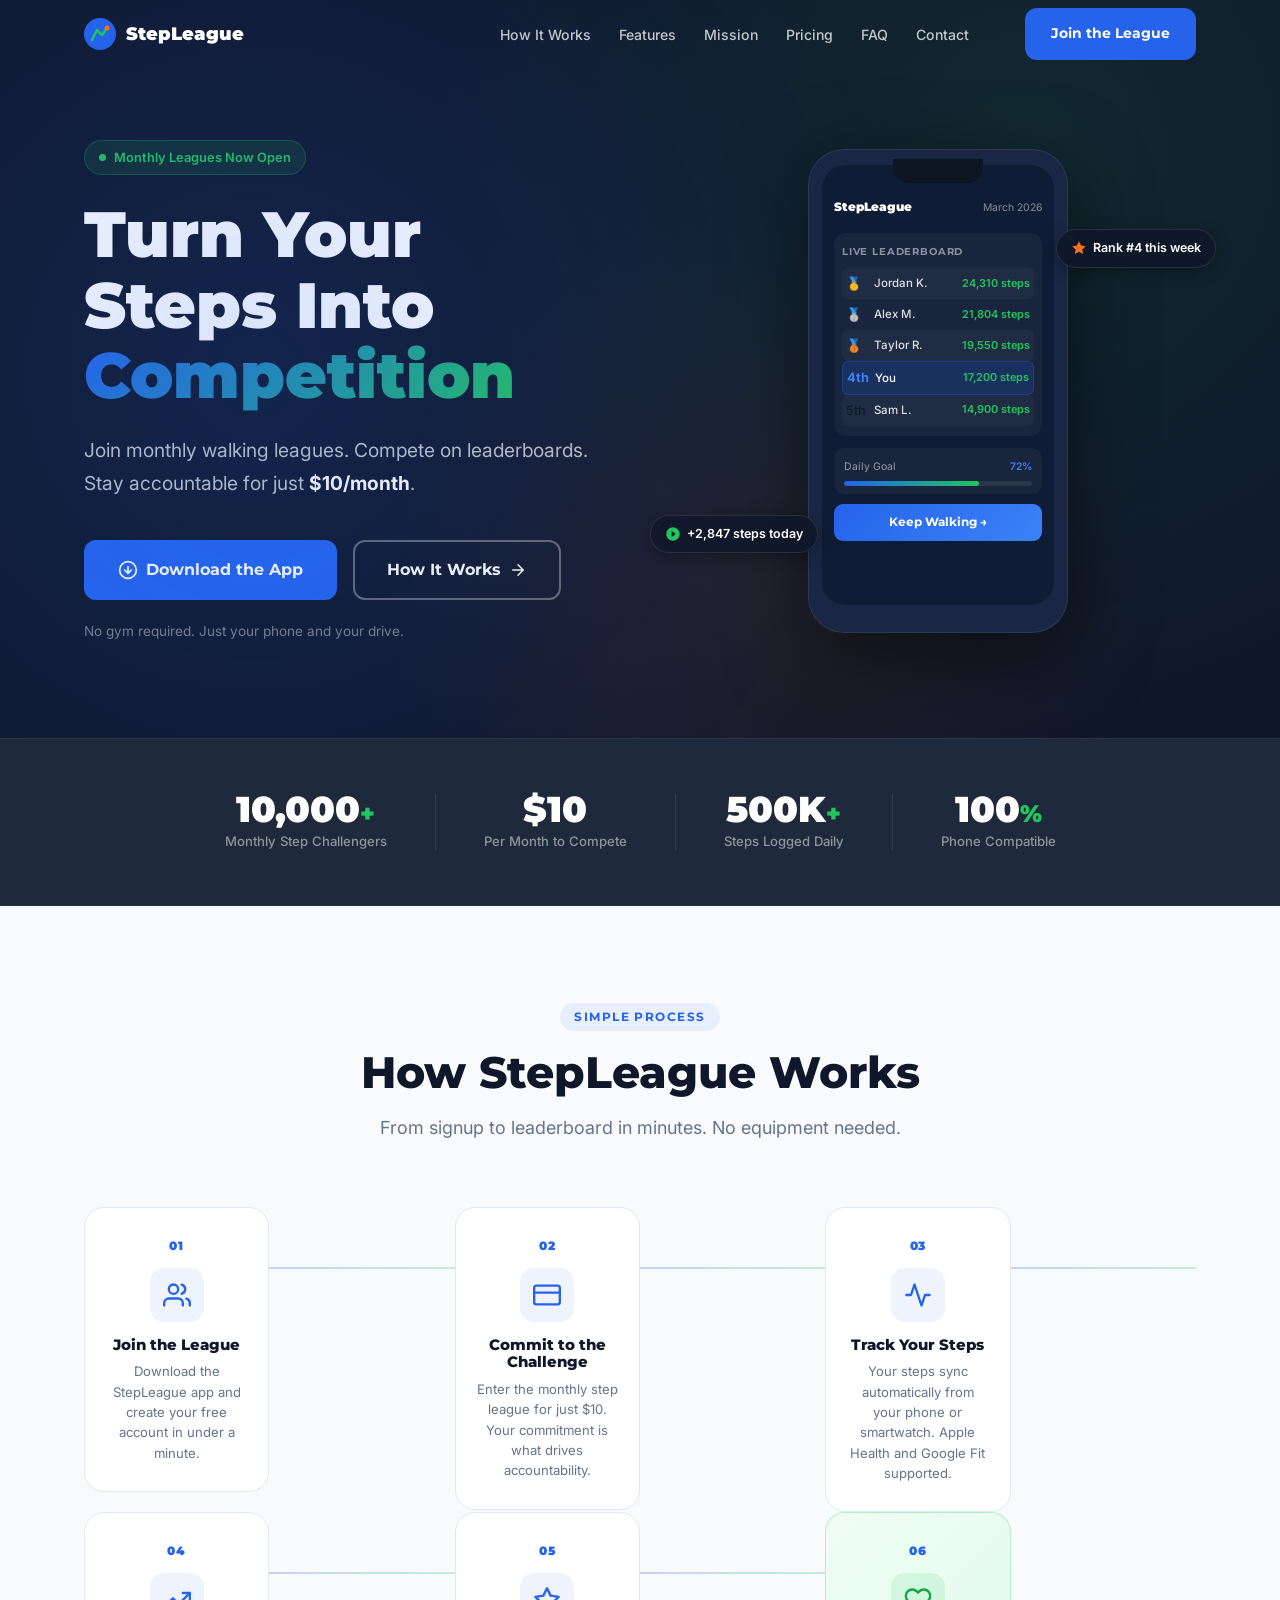
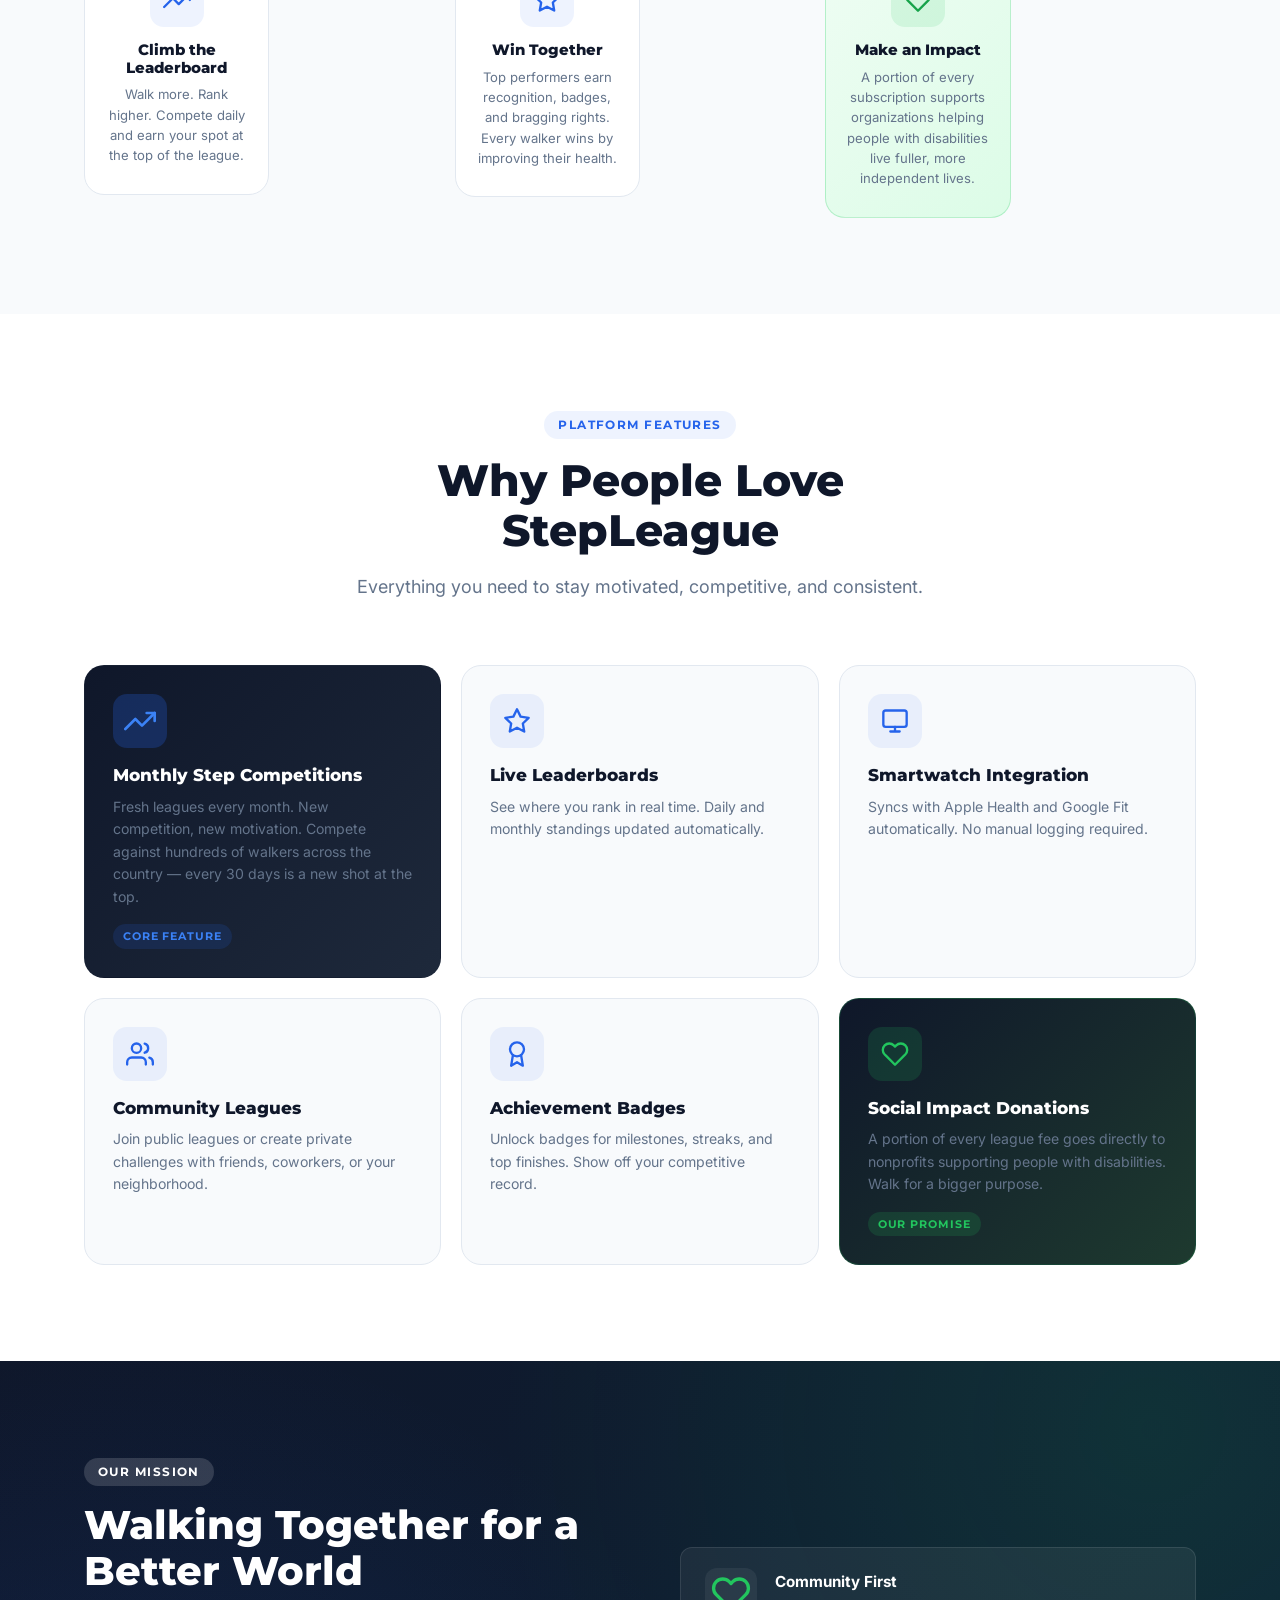
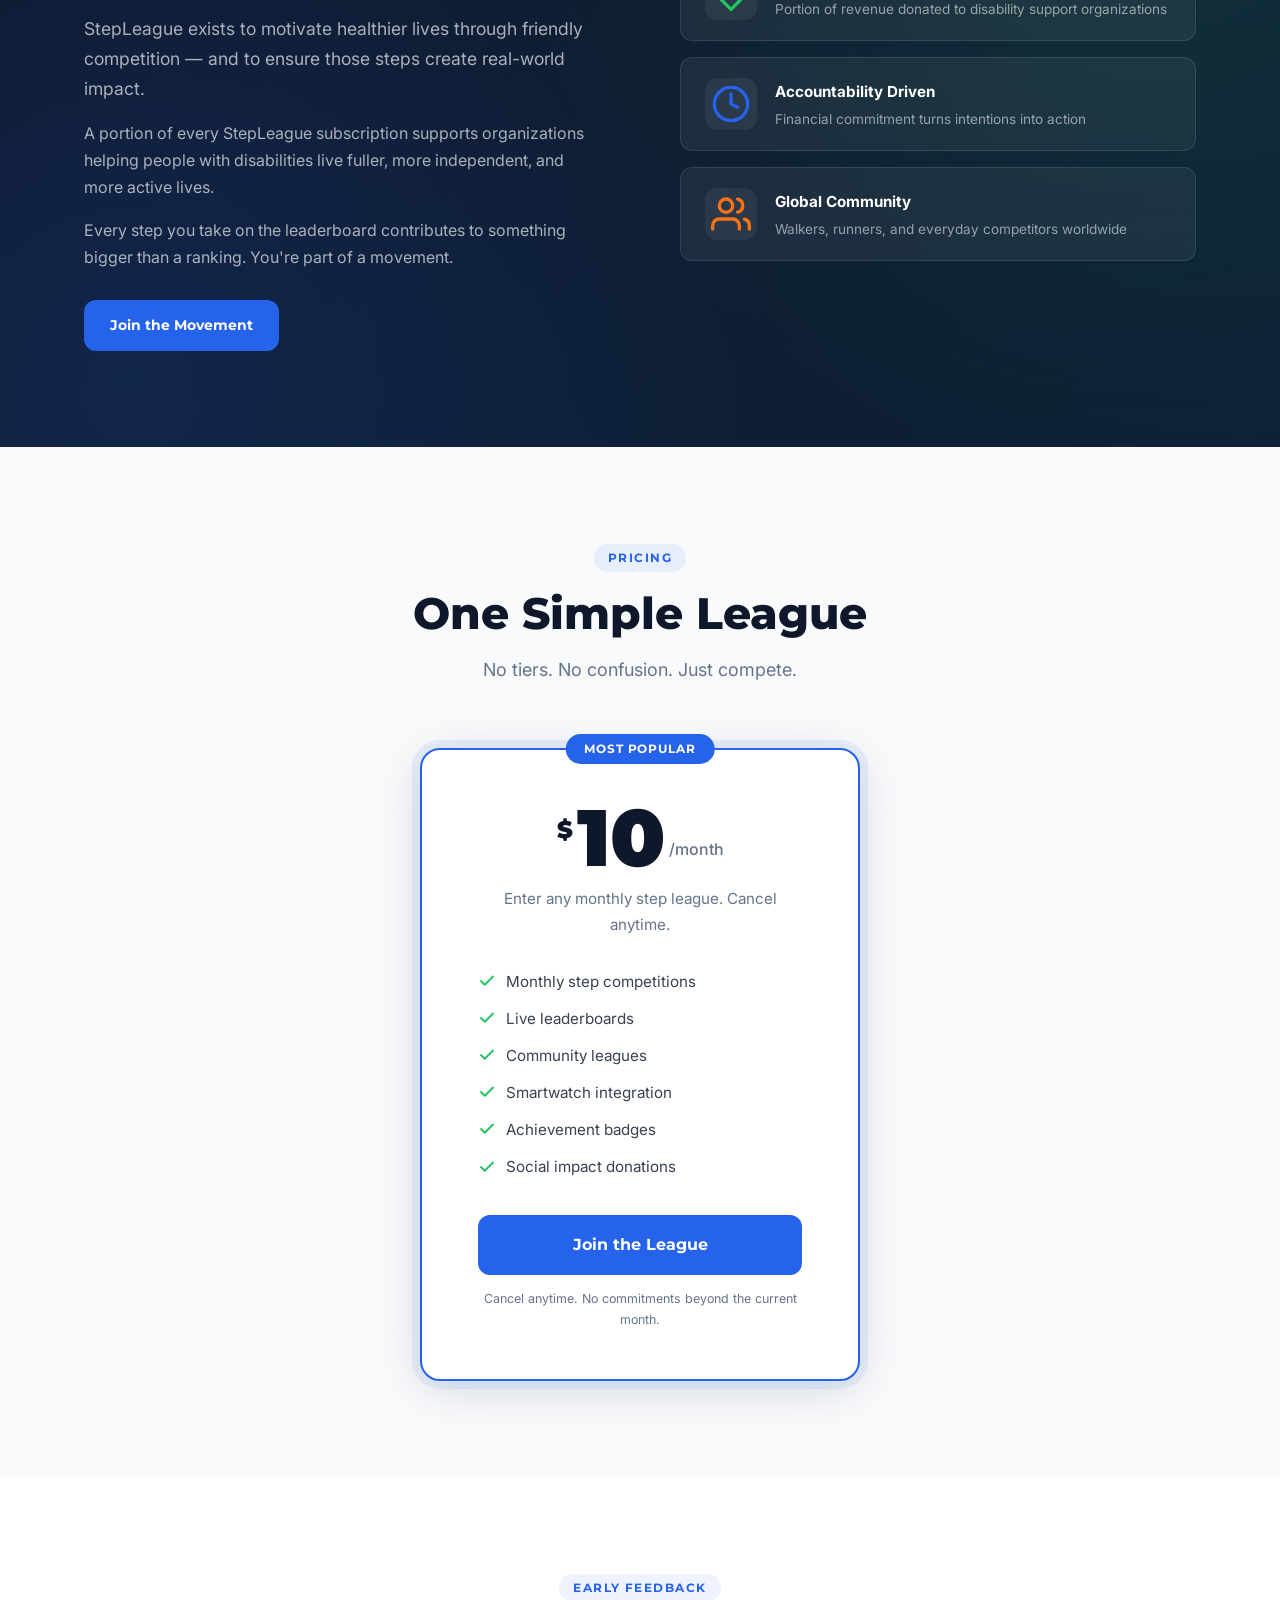
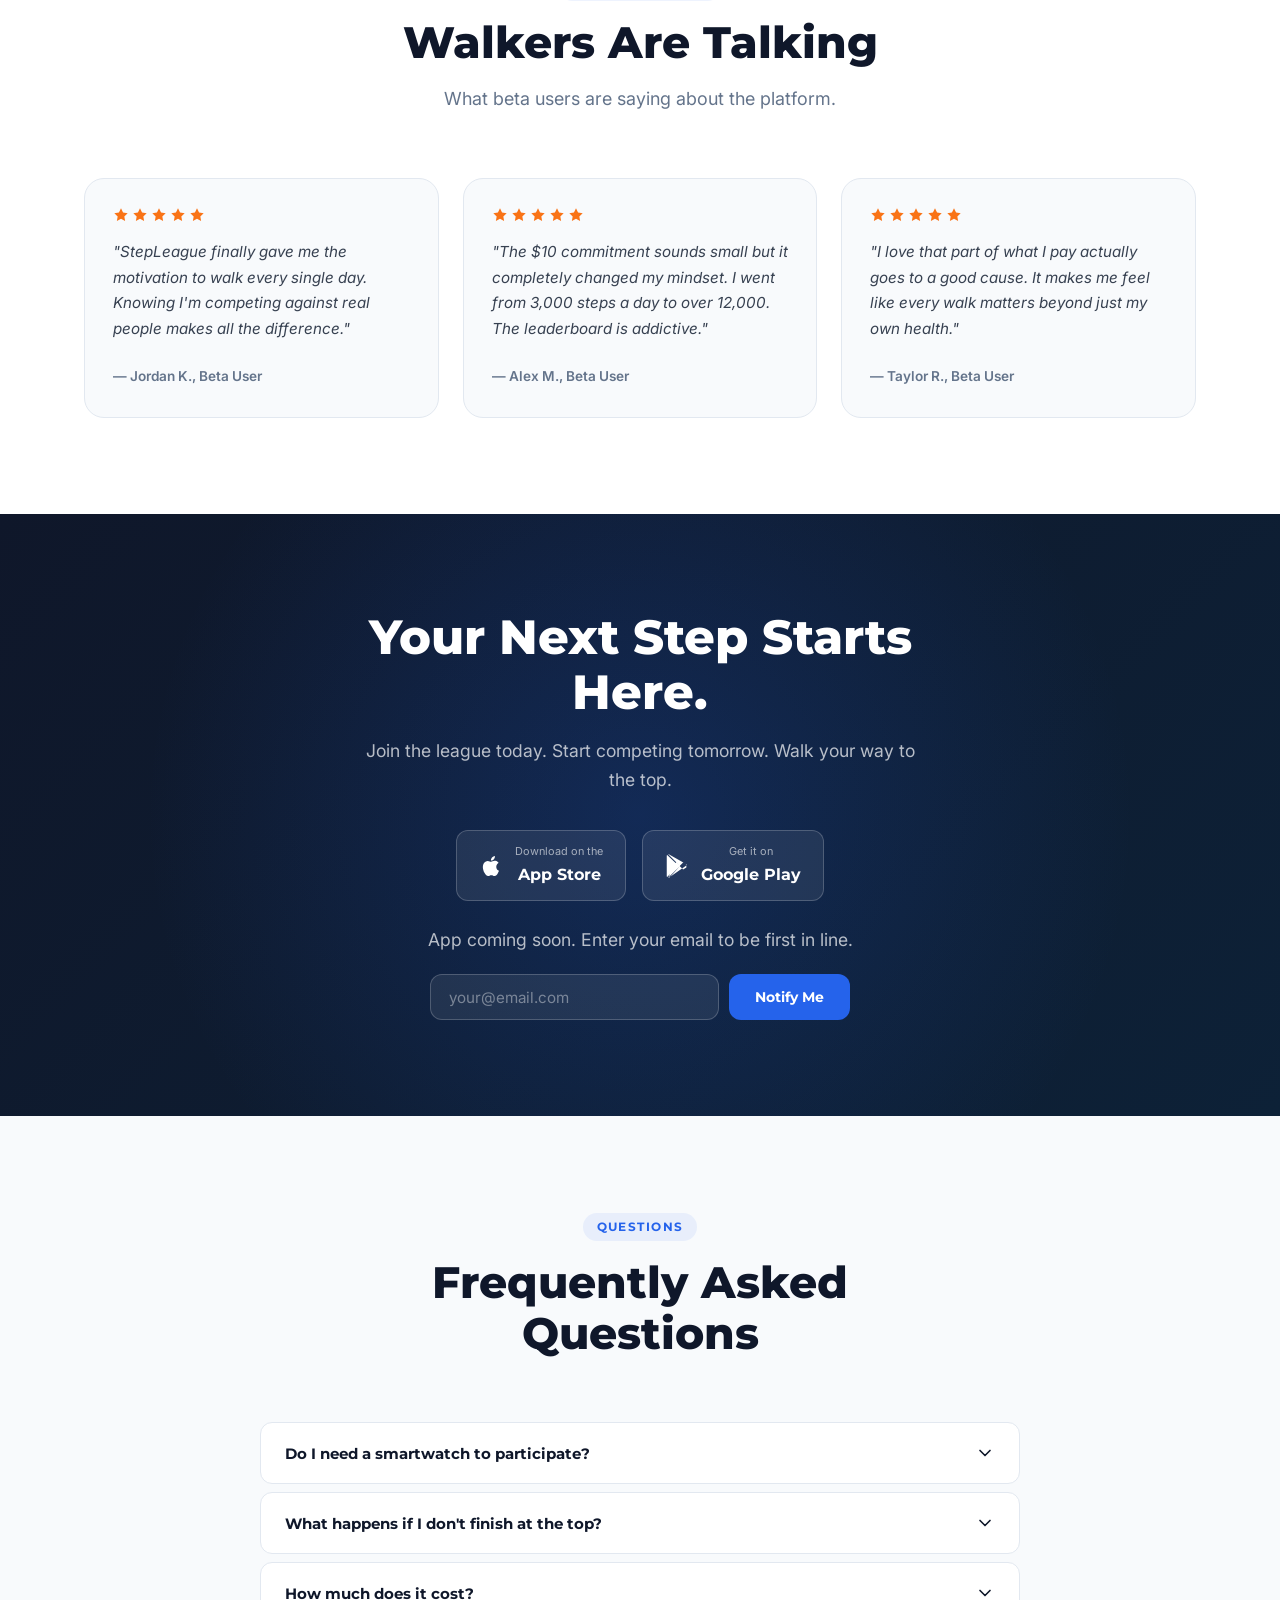
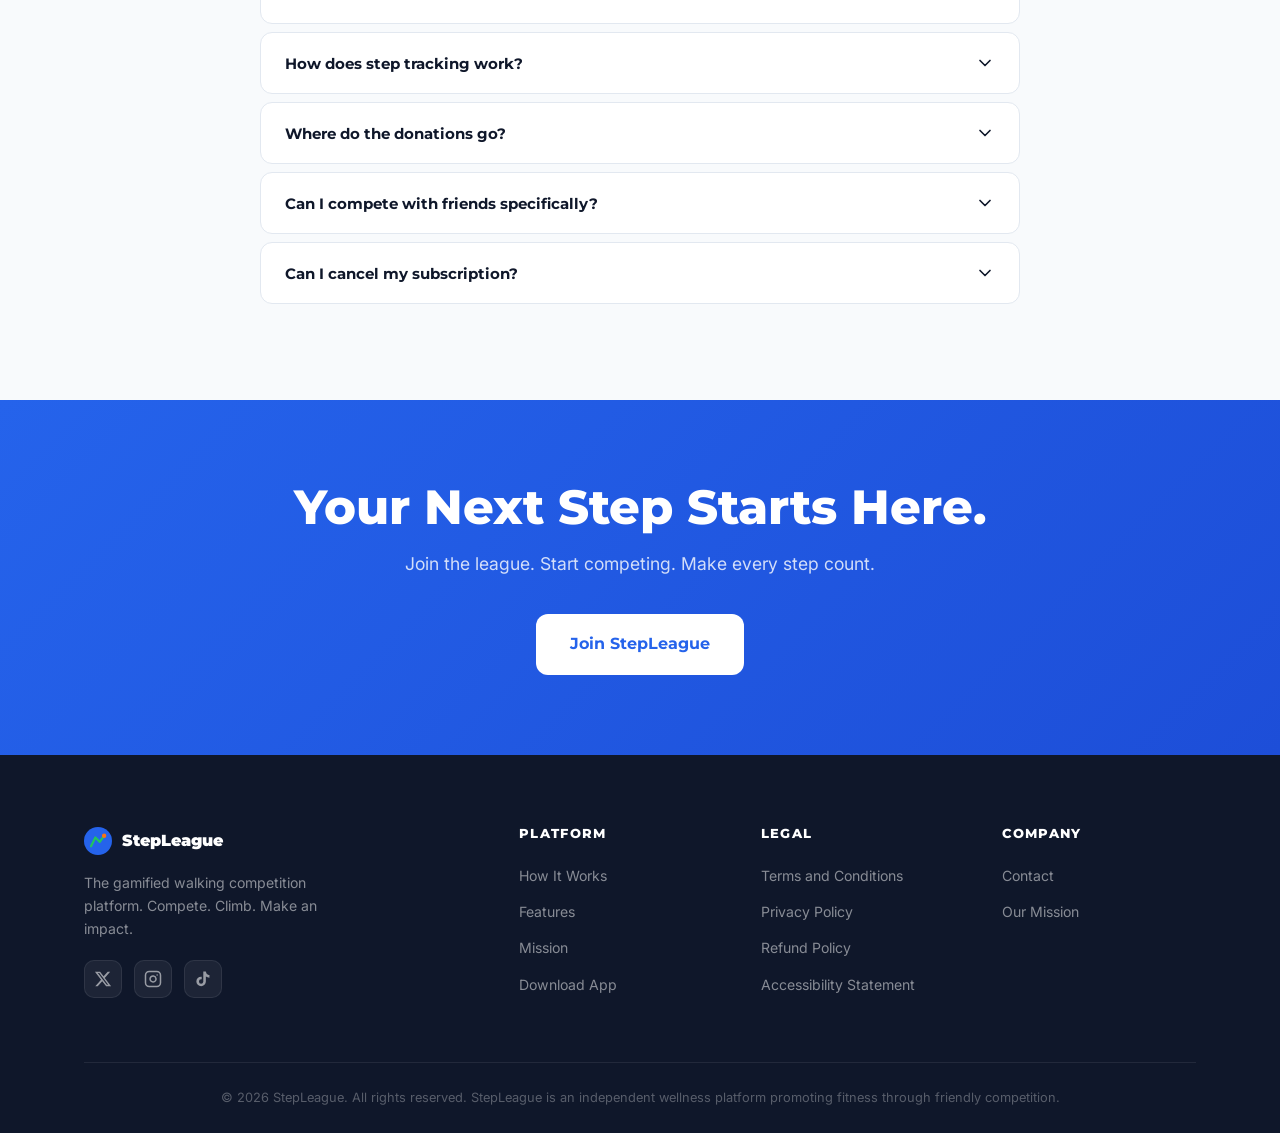
<file: index.html>
<!DOCTYPE html>
<html lang="en">
<head>
  <meta charset="UTF-8">
  <link rel="icon" type="image/svg+xml" href="/favicon.svg">
  <link rel="shortcut icon" href="/favicon.svg">
  <meta name="viewport" content="width=device-width, initial-scale=1.0">
  <title>StepLeague — Turn Your Steps Into Competition</title>
  <meta name="description" content="Join monthly step leagues, compete on leaderboards, and stay accountable for just $10/month. StepLeague turns walking into a global competition.">
  <meta name="keywords" content="step challenge, walking competition, fitness league, accountability, step tracking, gamified fitness">
  <meta name="robots" content="index, follow">
  <meta property="og:title" content="StepLeague — Turn Your Steps Into Competition">
  <meta property="og:description" content="Join monthly step leagues, compete on leaderboards, and stay accountable for just $10/month.">
  <meta property="og:url" content="https://stepleague.online">
  <meta property="og:type" content="website">
  <meta property="og:image" content="https://stepleague.online/og-image.png">
  <meta name="twitter:card" content="summary_large_image">
  <meta name="twitter:title" content="StepLeague — Turn Your Steps Into Competition">
  <meta name="twitter:description" content="Join monthly step leagues, compete on leaderboards, and stay accountable for just $10/month.">
  <link rel="canonical" href="https://stepleague.online">
  <link rel="preconnect" href="https://fonts.googleapis.com">
  <link rel="preconnect" href="https://fonts.gstatic.com" crossorigin>
  <link href="https://fonts.googleapis.com/css2?family=Montserrat:wght@700;800;900&family=Inter:wght@400;500;600&display=swap" rel="stylesheet">
  <link rel="stylesheet" href="style.css">
</head>
<body>

  <!-- ======================== NAV ======================== -->
  <nav class="nav" id="nav">
    <div class="nav-inner">
      <a href="/" class="nav-logo" aria-label="StepLeague Home">
        <svg width="32" height="32" viewBox="0 0 32 32" fill="none" xmlns="http://www.w3.org/2000/svg" aria-hidden="true">
          <circle cx="16" cy="16" r="16" fill="#2563EB"/>
          <path d="M8 22L13 12L18 17L23 10" stroke="#22C55E" stroke-width="2.5" stroke-linecap="round" stroke-linejoin="round"/>
          <circle cx="23" cy="10" r="2.5" fill="#F97316"/>
        </svg>
        <span>StepLeague</span>
      </a>
      <ul class="nav-links" id="nav-links">
        <li><a href="#how-it-works">How It Works</a></li>
        <li><a href="#features">Features</a></li>
        <li><a href="#mission">Mission</a></li>
        <li><a href="#pricing">Pricing</a></li>
        <li><a href="#faq">FAQ</a></li>
        <li><a href="contact.html">Contact</a></li>
      </ul>
      <a href="#download" class="btn-primary nav-cta">Join the League</a>
      <button class="nav-toggle" id="nav-toggle" aria-label="Toggle navigation" aria-expanded="false">
        <span></span><span></span><span></span>
      </button>
    </div>
  </nav>

  <!-- ======================== HERO ======================== -->
  <section class="hero" id="hero">
    <div class="hero-bg-pattern" aria-hidden="true"></div>
    <div class="container hero-inner">
      <div class="hero-content">
        <div class="hero-badge">
          <span class="badge-dot"></span>
          Monthly Leagues Now Open
        </div>
        <h1 class="hero-headline">Turn Your Steps Into <span class="gradient-text">Competition</span></h1>
        <p class="hero-sub">Join monthly walking leagues. Compete on leaderboards. Stay accountable for just <strong>$10/month</strong>.</p>
        <div class="hero-ctas">
          <a href="#download" class="btn-primary btn-lg">
            <svg width="20" height="20" viewBox="0 0 24 24" fill="none" stroke="currentColor" stroke-width="2" stroke-linecap="round" stroke-linejoin="round" aria-hidden="true"><path d="M12 2C6.48 2 2 6.48 2 12s4.48 10 10 10 10-4.48 10-10S17.52 2 12 2z"/><path d="M8 12l4 4 4-4M12 8v8"/></svg>
            Download the App
          </a>
          <a href="#how-it-works" class="btn-ghost btn-lg">
            How It Works
            <svg width="18" height="18" viewBox="0 0 24 24" fill="none" stroke="currentColor" stroke-width="2" stroke-linecap="round" stroke-linejoin="round" aria-hidden="true"><path d="M5 12h14M12 5l7 7-7 7"/></svg>
          </a>
        </div>
        <p class="hero-disclaimer">No gym required. Just your phone and your drive.</p>
      </div>
      <div class="hero-visual" aria-hidden="true">
        <div class="phone-mockup">
          <div class="phone-screen">
            <div class="app-header">
              <span class="app-logo-sm">StepLeague</span>
              <span class="app-month">March 2026</span>
            </div>
            <div class="leaderboard">
              <div class="leaderboard-title">Live Leaderboard</div>
              <div class="lb-row rank-1">
                <span class="rank">🥇</span>
                <span class="lb-name">Jordan K.</span>
                <span class="lb-steps">24,310 steps</span>
              </div>
              <div class="lb-row rank-2">
                <span class="rank">🥈</span>
                <span class="lb-name">Alex M.</span>
                <span class="lb-steps">21,804 steps</span>
              </div>
              <div class="lb-row rank-3">
                <span class="rank">🥉</span>
                <span class="lb-name">Taylor R.</span>
                <span class="lb-steps">19,550 steps</span>
              </div>
              <div class="lb-row rank-you">
                <span class="rank">4th</span>
                <span class="lb-name">You</span>
                <span class="lb-steps">17,200 steps</span>
              </div>
              <div class="lb-row">
                <span class="rank">5th</span>
                <span class="lb-name">Sam L.</span>
                <span class="lb-steps">14,900 steps</span>
              </div>
            </div>
            <div class="app-progress">
              <div class="progress-label">
                <span>Daily Goal</span>
                <span class="progress-pct">72%</span>
              </div>
              <div class="progress-bar">
                <div class="progress-fill" style="width:72%"></div>
              </div>
            </div>
            <div class="app-cta-btn">Keep Walking →</div>
          </div>
          <div class="phone-notch"></div>
        </div>
        <div class="hero-float-badge badge-steps">
          <svg width="16" height="16" viewBox="0 0 24 24" fill="#22C55E" aria-hidden="true"><path d="M12 2C6.5 2 2 6.5 2 12s4.5 10 10 10 10-4.5 10-10S17.5 2 12 2zm-2 14.5v-9l6 4.5-6 4.5z"/></svg>
          <span>+2,847 steps today</span>
        </div>
        <div class="hero-float-badge badge-rank">
          <svg width="16" height="16" viewBox="0 0 24 24" fill="#F97316" aria-hidden="true"><path d="M12 2l3.09 6.26L22 9.27l-5 4.87 1.18 6.88L12 17.77l-6.18 3.25L7 14.14 2 9.27l6.91-1.01L12 2z"/></svg>
          <span>Rank #4 this week</span>
        </div>
      </div>
    </div>
  </section>

  <!-- ======================== SOCIAL PROOF STRIP ======================== -->
  <section class="proof-strip" aria-label="Platform statistics">
    <div class="container proof-inner">
      <div class="proof-stat">
        <span class="stat-num">10,000<span class="stat-plus">+</span></span>
        <span class="stat-label">Monthly Step Challengers</span>
      </div>
      <div class="proof-divider" aria-hidden="true"></div>
      <div class="proof-stat">
        <span class="stat-num">$10</span>
        <span class="stat-label">Per Month to Compete</span>
      </div>
      <div class="proof-divider" aria-hidden="true"></div>
      <div class="proof-stat">
        <span class="stat-num">500K<span class="stat-plus">+</span></span>
        <span class="stat-label">Steps Logged Daily</span>
      </div>
      <div class="proof-divider" aria-hidden="true"></div>
      <div class="proof-stat">
        <span class="stat-num">100<span class="stat-plus">%</span></span>
        <span class="stat-label">Phone Compatible</span>
      </div>
    </div>
  </section>

  <!-- ======================== HOW IT WORKS ======================== -->
  <section class="section how-it-works" id="how-it-works">
    <div class="container">
      <div class="section-header">
        <span class="section-tag">Simple Process</span>
        <h2>How StepLeague Works</h2>
        <p>From signup to leaderboard in minutes. No equipment needed.</p>
      </div>
      <div class="steps-grid">
        <div class="step-card">
          <div class="step-number">01</div>
          <div class="step-icon" aria-hidden="true">
            <svg width="28" height="28" viewBox="0 0 24 24" fill="none" stroke="currentColor" stroke-width="2" stroke-linecap="round" stroke-linejoin="round"><path d="M17 21v-2a4 4 0 0 0-4-4H5a4 4 0 0 0-4 4v2"/><circle cx="9" cy="7" r="4"/><path d="M23 21v-2a4 4 0 0 0-3-3.87"/><path d="M16 3.13a4 4 0 0 1 0 7.75"/></svg>
          </div>
          <h3>Join the League</h3>
          <p>Download the StepLeague app and create your free account in under a minute.</p>
        </div>
        <div class="step-connector" aria-hidden="true"></div>
        <div class="step-card">
          <div class="step-number">02</div>
          <div class="step-icon" aria-hidden="true">
            <svg width="28" height="28" viewBox="0 0 24 24" fill="none" stroke="currentColor" stroke-width="2" stroke-linecap="round" stroke-linejoin="round"><rect x="1" y="4" width="22" height="16" rx="2" ry="2"/><line x1="1" y1="10" x2="23" y2="10"/></svg>
          </div>
          <h3>Commit to the Challenge</h3>
          <p>Enter the monthly step league for just $10. Your commitment is what drives accountability.</p>
        </div>
        <div class="step-connector" aria-hidden="true"></div>
        <div class="step-card">
          <div class="step-number">03</div>
          <div class="step-icon" aria-hidden="true">
            <svg width="28" height="28" viewBox="0 0 24 24" fill="none" stroke="currentColor" stroke-width="2" stroke-linecap="round" stroke-linejoin="round"><polyline points="22 12 18 12 15 21 9 3 6 12 2 12"/></svg>
          </div>
          <h3>Track Your Steps</h3>
          <p>Your steps sync automatically from your phone or smartwatch. Apple Health and Google Fit supported.</p>
        </div>
        <div class="step-connector" aria-hidden="true"></div>
        <div class="step-card">
          <div class="step-number">04</div>
          <div class="step-icon" aria-hidden="true">
            <svg width="28" height="28" viewBox="0 0 24 24" fill="none" stroke="currentColor" stroke-width="2" stroke-linecap="round" stroke-linejoin="round"><polyline points="23 6 13.5 15.5 8.5 10.5 1 18"/><polyline points="17 6 23 6 23 12"/></svg>
          </div>
          <h3>Climb the Leaderboard</h3>
          <p>Walk more. Rank higher. Compete daily and earn your spot at the top of the league.</p>
        </div>
        <div class="step-connector" aria-hidden="true"></div>
        <div class="step-card">
          <div class="step-number">05</div>
          <div class="step-icon" aria-hidden="true">
            <svg width="28" height="28" viewBox="0 0 24 24" fill="none" stroke="currentColor" stroke-width="2" stroke-linecap="round" stroke-linejoin="round"><path d="M12 2l3.09 6.26L22 9.27l-5 4.87 1.18 6.88L12 17.77l-6.18 3.25L7 14.14 2 9.27l6.91-1.01L12 2z"/></svg>
          </div>
          <h3>Win Together</h3>
          <p>Top performers earn recognition, badges, and bragging rights. Every walker wins by improving their health.</p>
        </div>
        <div class="step-connector" aria-hidden="true"></div>
        <div class="step-card step-card--impact">
          <div class="step-number">06</div>
          <div class="step-icon" aria-hidden="true">
            <svg width="28" height="28" viewBox="0 0 24 24" fill="none" stroke="currentColor" stroke-width="2" stroke-linecap="round" stroke-linejoin="round"><path d="M20.84 4.61a5.5 5.5 0 0 0-7.78 0L12 5.67l-1.06-1.06a5.5 5.5 0 0 0-7.78 7.78l1.06 1.06L12 21.23l7.78-7.78 1.06-1.06a5.5 5.5 0 0 0 0-7.78z"/></svg>
          </div>
          <h3>Make an Impact</h3>
          <p>A portion of every subscription supports organizations helping people with disabilities live fuller, more independent lives.</p>
        </div>
      </div>
    </div>
  </section>

  <!-- ======================== FEATURES ======================== -->
  <section class="section features" id="features">
    <div class="container">
      <div class="section-header">
        <span class="section-tag">Platform Features</span>
        <h2>Why People Love StepLeague</h2>
        <p>Everything you need to stay motivated, competitive, and consistent.</p>
      </div>
      <div class="features-grid">
        <div class="feature-card feature-card--large">
          <div class="feature-icon" aria-hidden="true">
            <svg width="32" height="32" viewBox="0 0 24 24" fill="none" stroke="currentColor" stroke-width="2" stroke-linecap="round" stroke-linejoin="round"><polyline points="23 6 13.5 15.5 8.5 10.5 1 18"/><polyline points="17 6 23 6 23 12"/></svg>
          </div>
          <h3>Monthly Step Competitions</h3>
          <p>Fresh leagues every month. New competition, new motivation. Compete against hundreds of walkers across the country — every 30 days is a new shot at the top.</p>
          <div class="feature-tag">Core Feature</div>
        </div>
        <div class="feature-card">
          <div class="feature-icon" aria-hidden="true">
            <svg width="28" height="28" viewBox="0 0 24 24" fill="none" stroke="currentColor" stroke-width="2" stroke-linecap="round" stroke-linejoin="round"><path d="M12 2l3.09 6.26L22 9.27l-5 4.87 1.18 6.88L12 17.77l-6.18 3.25L7 14.14 2 9.27l6.91-1.01L12 2z"/></svg>
          </div>
          <h3>Live Leaderboards</h3>
          <p>See where you rank in real time. Daily and monthly standings updated automatically.</p>
        </div>
        <div class="feature-card">
          <div class="feature-icon" aria-hidden="true">
            <svg width="28" height="28" viewBox="0 0 24 24" fill="none" stroke="currentColor" stroke-width="2" stroke-linecap="round" stroke-linejoin="round"><rect x="2" y="3" width="20" height="14" rx="2" ry="2"/><path d="M8 21h8M12 17v4"/></svg>
          </div>
          <h3>Smartwatch Integration</h3>
          <p>Syncs with Apple Health and Google Fit automatically. No manual logging required.</p>
        </div>
        <div class="feature-card">
          <div class="feature-icon" aria-hidden="true">
            <svg width="28" height="28" viewBox="0 0 24 24" fill="none" stroke="currentColor" stroke-width="2" stroke-linecap="round" stroke-linejoin="round"><path d="M17 21v-2a4 4 0 0 0-4-4H5a4 4 0 0 0-4 4v2"/><circle cx="9" cy="7" r="4"/><path d="M23 21v-2a4 4 0 0 0-3-3.87"/><path d="M16 3.13a4 4 0 0 1 0 7.75"/></svg>
          </div>
          <h3>Community Leagues</h3>
          <p>Join public leagues or create private challenges with friends, coworkers, or your neighborhood.</p>
        </div>
        <div class="feature-card">
          <div class="feature-icon" aria-hidden="true">
            <svg width="28" height="28" viewBox="0 0 24 24" fill="none" stroke="currentColor" stroke-width="2" stroke-linecap="round" stroke-linejoin="round"><circle cx="12" cy="8" r="6"/><path d="M15.477 12.89L17 22l-5-3-5 3 1.523-9.11"/></svg>
          </div>
          <h3>Achievement Badges</h3>
          <p>Unlock badges for milestones, streaks, and top finishes. Show off your competitive record.</p>
        </div>
        <div class="feature-card feature-card--impact">
          <div class="feature-icon" aria-hidden="true">
            <svg width="28" height="28" viewBox="0 0 24 24" fill="none" stroke="currentColor" stroke-width="2" stroke-linecap="round" stroke-linejoin="round"><path d="M20.84 4.61a5.5 5.5 0 0 0-7.78 0L12 5.67l-1.06-1.06a5.5 5.5 0 0 0-7.78 7.78l1.06 1.06L12 21.23l7.78-7.78 1.06-1.06a5.5 5.5 0 0 0 0-7.78z"/></svg>
          </div>
          <h3>Social Impact Donations</h3>
          <p>A portion of every league fee goes directly to nonprofits supporting people with disabilities. Walk for a bigger purpose.</p>
          <div class="feature-tag feature-tag--green">Our Promise</div>
        </div>
      </div>
    </div>
  </section>

  <!-- ======================== MISSION ======================== -->
  <section class="section mission" id="mission">
    <div class="container">
      <div class="mission-inner">
        <div class="mission-content">
          <span class="section-tag section-tag--light">Our Mission</span>
          <h2>Walking Together for a Better World</h2>
          <p class="mission-lead">StepLeague exists to motivate healthier lives through friendly competition — and to ensure those steps create real-world impact.</p>
          <p>A portion of every StepLeague subscription supports organizations helping people with disabilities live fuller, more independent, and more active lives.</p>
          <p>Every step you take on the leaderboard contributes to something bigger than a ranking. You're part of a movement.</p>
          <a href="#download" class="btn-primary">Join the Movement</a>
        </div>
        <div class="mission-visual" aria-hidden="true">
          <div class="impact-card">
            <div class="impact-icon">
              <svg width="40" height="40" viewBox="0 0 24 24" fill="none" stroke="#22C55E" stroke-width="2" stroke-linecap="round" stroke-linejoin="round"><path d="M20.84 4.61a5.5 5.5 0 0 0-7.78 0L12 5.67l-1.06-1.06a5.5 5.5 0 0 0-7.78 7.78l1.06 1.06L12 21.23l7.78-7.78 1.06-1.06a5.5 5.5 0 0 0 0-7.78z"/></svg>
            </div>
            <div class="impact-text">
              <strong>Community First</strong>
              <span>Portion of revenue donated to disability support organizations</span>
            </div>
          </div>
          <div class="impact-card">
            <div class="impact-icon">
              <svg width="40" height="40" viewBox="0 0 24 24" fill="none" stroke="#2563EB" stroke-width="2" stroke-linecap="round" stroke-linejoin="round"><circle cx="12" cy="12" r="10"/><polyline points="12 6 12 12 16 14"/></svg>
            </div>
            <div class="impact-text">
              <strong>Accountability Driven</strong>
              <span>Financial commitment turns intentions into action</span>
            </div>
          </div>
          <div class="impact-card">
            <div class="impact-icon">
              <svg width="40" height="40" viewBox="0 0 24 24" fill="none" stroke="#F97316" stroke-width="2" stroke-linecap="round" stroke-linejoin="round"><path d="M17 21v-2a4 4 0 0 0-4-4H5a4 4 0 0 0-4 4v2"/><circle cx="9" cy="7" r="4"/><path d="M23 21v-2a4 4 0 0 0-3-3.87"/><path d="M16 3.13a4 4 0 0 1 0 7.75"/></svg>
            </div>
            <div class="impact-text">
              <strong>Global Community</strong>
              <span>Walkers, runners, and everyday competitors worldwide</span>
            </div>
          </div>
        </div>
      </div>
    </div>
  </section>

  <!-- ======================== PRICING ======================== -->
  <section class="section pricing" id="pricing">
    <div class="container">
      <div class="section-header">
        <span class="section-tag">Pricing</span>
        <h2>One Simple League</h2>
        <p>No tiers. No confusion. Just compete.</p>
      </div>
      <div class="pricing-card-wrapper">
        <div class="pricing-card">
          <div class="pricing-badge">Most Popular</div>
          <div class="pricing-amount">
            <span class="price-dollar">$</span>
            <span class="price-num">10</span>
            <span class="price-period">/month</span>
          </div>
          <p class="pricing-sub">Enter any monthly step league. Cancel anytime.</p>
          <ul class="pricing-features" role="list">
            <li>
              <svg width="18" height="18" viewBox="0 0 24 24" fill="none" stroke="#22C55E" stroke-width="2.5" stroke-linecap="round" stroke-linejoin="round" aria-hidden="true"><polyline points="20 6 9 17 4 12"/></svg>
              Monthly step competitions
            </li>
            <li>
              <svg width="18" height="18" viewBox="0 0 24 24" fill="none" stroke="#22C55E" stroke-width="2.5" stroke-linecap="round" stroke-linejoin="round" aria-hidden="true"><polyline points="20 6 9 17 4 12"/></svg>
              Live leaderboards
            </li>
            <li>
              <svg width="18" height="18" viewBox="0 0 24 24" fill="none" stroke="#22C55E" stroke-width="2.5" stroke-linecap="round" stroke-linejoin="round" aria-hidden="true"><polyline points="20 6 9 17 4 12"/></svg>
              Community leagues
            </li>
            <li>
              <svg width="18" height="18" viewBox="0 0 24 24" fill="none" stroke="#22C55E" stroke-width="2.5" stroke-linecap="round" stroke-linejoin="round" aria-hidden="true"><polyline points="20 6 9 17 4 12"/></svg>
              Smartwatch integration
            </li>
            <li>
              <svg width="18" height="18" viewBox="0 0 24 24" fill="none" stroke="#22C55E" stroke-width="2.5" stroke-linecap="round" stroke-linejoin="round" aria-hidden="true"><polyline points="20 6 9 17 4 12"/></svg>
              Achievement badges
            </li>
            <li>
              <svg width="18" height="18" viewBox="0 0 24 24" fill="none" stroke="#22C55E" stroke-width="2.5" stroke-linecap="round" stroke-linejoin="round" aria-hidden="true"><polyline points="20 6 9 17 4 12"/></svg>
              Social impact donations
            </li>
          </ul>
          <a href="#download" class="btn-primary btn-full btn-lg">Join the League</a>
          <p class="pricing-disclaimer">Cancel anytime. No commitments beyond the current month.</p>
        </div>
      </div>
    </div>
  </section>

  <!-- ======================== TESTIMONIALS ======================== -->
  <section class="section testimonials" id="testimonials">
    <div class="container">
      <div class="section-header">
        <span class="section-tag">Early Feedback</span>
        <h2>Walkers Are Talking</h2>
        <p>What beta users are saying about the platform.</p>
      </div>
      <div class="testimonials-grid">
        <div class="testimonial-card">
          <div class="testimonial-stars" aria-label="5 stars">
            <svg width="16" height="16" viewBox="0 0 24 24" fill="#F97316" aria-hidden="true"><path d="M12 2l3.09 6.26L22 9.27l-5 4.87 1.18 6.88L12 17.77l-6.18 3.25L7 14.14 2 9.27l6.91-1.01L12 2z"/></svg>
            <svg width="16" height="16" viewBox="0 0 24 24" fill="#F97316" aria-hidden="true"><path d="M12 2l3.09 6.26L22 9.27l-5 4.87 1.18 6.88L12 17.77l-6.18 3.25L7 14.14 2 9.27l6.91-1.01L12 2z"/></svg>
            <svg width="16" height="16" viewBox="0 0 24 24" fill="#F97316" aria-hidden="true"><path d="M12 2l3.09 6.26L22 9.27l-5 4.87 1.18 6.88L12 17.77l-6.18 3.25L7 14.14 2 9.27l6.91-1.01L12 2z"/></svg>
            <svg width="16" height="16" viewBox="0 0 24 24" fill="#F97316" aria-hidden="true"><path d="M12 2l3.09 6.26L22 9.27l-5 4.87 1.18 6.88L12 17.77l-6.18 3.25L7 14.14 2 9.27l6.91-1.01L12 2z"/></svg>
            <svg width="16" height="16" viewBox="0 0 24 24" fill="#F97316" aria-hidden="true"><path d="M12 2l3.09 6.26L22 9.27l-5 4.87 1.18 6.88L12 17.77l-6.18 3.25L7 14.14 2 9.27l6.91-1.01L12 2z"/></svg>
          </div>
          <blockquote>"StepLeague finally gave me the motivation to walk every single day. Knowing I'm competing against real people makes all the difference."</blockquote>
          <cite>— Jordan K., Beta User</cite>
        </div>
        <div class="testimonial-card">
          <div class="testimonial-stars" aria-label="5 stars">
            <svg width="16" height="16" viewBox="0 0 24 24" fill="#F97316" aria-hidden="true"><path d="M12 2l3.09 6.26L22 9.27l-5 4.87 1.18 6.88L12 17.77l-6.18 3.25L7 14.14 2 9.27l6.91-1.01L12 2z"/></svg>
            <svg width="16" height="16" viewBox="0 0 24 24" fill="#F97316" aria-hidden="true"><path d="M12 2l3.09 6.26L22 9.27l-5 4.87 1.18 6.88L12 17.77l-6.18 3.25L7 14.14 2 9.27l6.91-1.01L12 2z"/></svg>
            <svg width="16" height="16" viewBox="0 0 24 24" fill="#F97316" aria-hidden="true"><path d="M12 2l3.09 6.26L22 9.27l-5 4.87 1.18 6.88L12 17.77l-6.18 3.25L7 14.14 2 9.27l6.91-1.01L12 2z"/></svg>
            <svg width="16" height="16" viewBox="0 0 24 24" fill="#F97316" aria-hidden="true"><path d="M12 2l3.09 6.26L22 9.27l-5 4.87 1.18 6.88L12 17.77l-6.18 3.25L7 14.14 2 9.27l6.91-1.01L12 2z"/></svg>
            <svg width="16" height="16" viewBox="0 0 24 24" fill="#F97316" aria-hidden="true"><path d="M12 2l3.09 6.26L22 9.27l-5 4.87 1.18 6.88L12 17.77l-6.18 3.25L7 14.14 2 9.27l6.91-1.01L12 2z"/></svg>
          </div>
          <blockquote>"The $10 commitment sounds small but it completely changed my mindset. I went from 3,000 steps a day to over 12,000. The leaderboard is addictive."</blockquote>
          <cite>— Alex M., Beta User</cite>
        </div>
        <div class="testimonial-card">
          <div class="testimonial-stars" aria-label="5 stars">
            <svg width="16" height="16" viewBox="0 0 24 24" fill="#F97316" aria-hidden="true"><path d="M12 2l3.09 6.26L22 9.27l-5 4.87 1.18 6.88L12 17.77l-6.18 3.25L7 14.14 2 9.27l6.91-1.01L12 2z"/></svg>
            <svg width="16" height="16" viewBox="0 0 24 24" fill="#F97316" aria-hidden="true"><path d="M12 2l3.09 6.26L22 9.27l-5 4.87 1.18 6.88L12 17.77l-6.18 3.25L7 14.14 2 9.27l6.91-1.01L12 2z"/></svg>
            <svg width="16" height="16" viewBox="0 0 24 24" fill="#F97316" aria-hidden="true"><path d="M12 2l3.09 6.26L22 9.27l-5 4.87 1.18 6.88L12 17.77l-6.18 3.25L7 14.14 2 9.27l6.91-1.01L12 2z"/></svg>
            <svg width="16" height="16" viewBox="0 0 24 24" fill="#F97316" aria-hidden="true"><path d="M12 2l3.09 6.26L22 9.27l-5 4.87 1.18 6.88L12 17.77l-6.18 3.25L7 14.14 2 9.27l6.91-1.01L12 2z"/></svg>
            <svg width="16" height="16" viewBox="0 0 24 24" fill="#F97316" aria-hidden="true"><path d="M12 2l3.09 6.26L22 9.27l-5 4.87 1.18 6.88L12 17.77l-6.18 3.25L7 14.14 2 9.27l6.91-1.01L12 2z"/></svg>
          </div>
          <blockquote>"I love that part of what I pay actually goes to a good cause. It makes me feel like every walk matters beyond just my own health."</blockquote>
          <cite>— Taylor R., Beta User</cite>
        </div>
      </div>
    </div>
  </section>

  <!-- ======================== DOWNLOAD CTA ======================== -->
  <section class="section download" id="download">
    <div class="container">
      <div class="download-inner">
        <div class="download-content">
          <h2>Your Next Step Starts Here.</h2>
          <p>Join the league today. Start competing tomorrow. Walk your way to the top.</p>
          <div class="download-btns">
            <a href="#" class="store-btn" aria-label="Download on the App Store">
              <svg width="24" height="24" viewBox="0 0 24 24" fill="currentColor" aria-hidden="true"><path d="M18.71 19.5c-.83 1.24-1.71 2.45-3.05 2.47-1.34.03-1.77-.79-3.29-.79-1.53 0-2 .77-3.27.82-1.31.05-2.3-1.32-3.14-2.53C4.25 17 2.94 12.45 4.7 9.39c.87-1.52 2.43-2.48 4.12-2.51 1.28-.02 2.5.87 3.29.87.78 0 2.26-1.07 3.8-.91.65.03 2.47.26 3.64 1.98l-.09.06c-.22.14-2.22 1.3-2.2 3.88.03 3.05 2.68 4.07 2.71 4.08l-.06.12zM13 3.5c.73-.83 1.94-1.46 2.94-1.5.13 1.17-.34 2.35-1.04 3.19-.69.85-1.83 1.51-2.95 1.42-.15-1.15.41-2.35 1.05-3.11z"/></svg>
              <div class="store-text">
                <span class="store-small">Download on the</span>
                <span class="store-big">App Store</span>
              </div>
            </a>
            <a href="#" class="store-btn" aria-label="Get it on Google Play">
              <svg width="24" height="24" viewBox="0 0 24 24" fill="currentColor" aria-hidden="true"><path d="M3.18 23.76c.3.17.64.24.99.2L15.03 12 11.2 8.17 3.18 23.76zM20.96 10.08l-2.83-1.62-3.48 3.48 3.48 3.48 2.86-1.63c.82-.47.82-1.24-.03-1.71zM2.01 1.05C1.84 1.3 1.75 1.62 1.75 2v20c0 .38.09.7.26.95l.12.1 11.2-11.2v-.25L2.13.95l-.12.1zM15.03 12L3.18.24c.35-.04.7.03.99.2L20.96 10.08c.82.47.82 1.24 0 1.71L4.17 23.56c-.3.17-.64.24-.99.2L15.03 12z"/></svg>
              <div class="store-text">
                <span class="store-small">Get it on</span>
                <span class="store-big">Google Play</span>
              </div>
            </a>
          </div>
          <p class="download-note">App coming soon. Enter your email to be first in line.</p>
          <form class="notify-form" id="notify-form" novalidate>
            <input type="email" placeholder="your@email.com" required aria-label="Email address for early access notification" autocomplete="email">
            <button type="submit" class="btn-primary">Notify Me</button>
          </form>
          <p class="notify-success" id="notify-success" aria-live="polite" hidden>You're on the list! We'll notify you at launch.</p>
        </div>
      </div>
    </div>
  </section>

  <!-- ======================== FAQ ======================== -->
  <section class="section faq" id="faq">
    <div class="container">
      <div class="section-header">
        <span class="section-tag">Questions</span>
        <h2>Frequently Asked Questions</h2>
      </div>
      <div class="faq-list" id="faq-list">
        <div class="faq-item">
          <button class="faq-question" aria-expanded="false">
            Do I need a smartwatch to participate?
            <svg class="faq-chevron" width="20" height="20" viewBox="0 0 24 24" fill="none" stroke="currentColor" stroke-width="2" stroke-linecap="round" stroke-linejoin="round" aria-hidden="true"><polyline points="6 9 12 15 18 9"/></svg>
          </button>
          <div class="faq-answer" hidden>
            <p>No smartwatch needed. StepLeague works with your smartphone's built-in step counter. If you do have a smartwatch or fitness tracker, we support Apple Health and Google Fit integrations for even more accurate tracking.</p>
          </div>
        </div>
        <div class="faq-item">
          <button class="faq-question" aria-expanded="false">
            What happens if I don't finish at the top?
            <svg class="faq-chevron" width="20" height="20" viewBox="0 0 24 24" fill="none" stroke="currentColor" stroke-width="2" stroke-linecap="round" stroke-linejoin="round" aria-hidden="true"><polyline points="6 9 12 15 18 9"/></svg>
          </button>
          <div class="faq-answer" hidden>
            <p>You still win by improving your health. Every walker who participates builds better habits. The leaderboard resets each month — so every new month is a fresh opportunity to claim the top spot.</p>
          </div>
        </div>
        <div class="faq-item">
          <button class="faq-question" aria-expanded="false">
            How much does it cost?
            <svg class="faq-chevron" width="20" height="20" viewBox="0 0 24 24" fill="none" stroke="currentColor" stroke-width="2" stroke-linecap="round" stroke-linejoin="round" aria-hidden="true"><polyline points="6 9 12 15 18 9"/></svg>
          </button>
          <div class="faq-answer" hidden>
            <p>$10 per month to participate in step leagues. No hidden fees. No annual commitment. You can cancel at any time before the next billing period.</p>
          </div>
        </div>
        <div class="faq-item">
          <button class="faq-question" aria-expanded="false">
            How does step tracking work?
            <svg class="faq-chevron" width="20" height="20" viewBox="0 0 24 24" fill="none" stroke="currentColor" stroke-width="2" stroke-linecap="round" stroke-linejoin="round" aria-hidden="true"><polyline points="6 9 12 15 18 9"/></svg>
          </button>
          <div class="faq-answer" hidden>
            <p>The app reads steps directly from your phone's motion sensors or from Apple Health / Google Fit. Steps sync automatically — no manual entry needed. We verify data to ensure fair competition for all participants.</p>
          </div>
        </div>
        <div class="faq-item">
          <button class="faq-question" aria-expanded="false">
            Where do the donations go?
            <svg class="faq-chevron" width="20" height="20" viewBox="0 0 24 24" fill="none" stroke="currentColor" stroke-width="2" stroke-linecap="round" stroke-linejoin="round" aria-hidden="true"><polyline points="6 9 12 15 18 9"/></svg>
          </button>
          <div class="faq-answer" hidden>
            <p>A portion of StepLeague's monthly subscription revenue is donated to nonprofit organizations supporting people with disabilities. We'll publish transparent donation reports within the app and on our website.</p>
          </div>
        </div>
        <div class="faq-item">
          <button class="faq-question" aria-expanded="false">
            Can I compete with friends specifically?
            <svg class="faq-chevron" width="20" height="20" viewBox="0 0 24 24" fill="none" stroke="currentColor" stroke-width="2" stroke-linecap="round" stroke-linejoin="round" aria-hidden="true"><polyline points="6 9 12 15 18 9"/></svg>
          </button>
          <div class="faq-answer" hidden>
            <p>Yes. You can join public leagues against the global community, or create private leagues to challenge friends, coworkers, or any group you choose. Private leagues use the same $10/month entry.</p>
          </div>
        </div>
        <div class="faq-item">
          <button class="faq-question" aria-expanded="false">
            Can I cancel my subscription?
            <svg class="faq-chevron" width="20" height="20" viewBox="0 0 24 24" fill="none" stroke="currentColor" stroke-width="2" stroke-linecap="round" stroke-linejoin="round" aria-hidden="true"><polyline points="6 9 12 15 18 9"/></svg>
          </button>
          <div class="faq-answer" hidden>
            <p>Yes, you can cancel at any time. Once you cancel, you retain access through the end of your current billing period. Payments are non-refundable once a challenge period begins. See our <a href="refund.html">Refund Policy</a> for details.</p>
          </div>
        </div>
      </div>
    </div>
  </section>

  <!-- ======================== FINAL CTA BANNER ======================== -->
  <section class="cta-banner" aria-label="Call to action">
    <div class="container">
      <h2>Your Next Step Starts Here.</h2>
      <p>Join the league. Start competing. Make every step count.</p>
      <a href="#download" class="btn-primary btn-lg btn-white">Join StepLeague</a>
    </div>
  </section>

  <!-- ======================== FOOTER ======================== -->
  <footer class="footer" id="footer">
    <div class="container">
      <div class="footer-grid">
        <div class="footer-brand">
          <a href="/" class="nav-logo footer-logo" aria-label="StepLeague">
            <svg width="28" height="28" viewBox="0 0 32 32" fill="none" xmlns="http://www.w3.org/2000/svg" aria-hidden="true">
              <circle cx="16" cy="16" r="16" fill="#2563EB"/>
              <path d="M8 22L13 12L18 17L23 10" stroke="#22C55E" stroke-width="2.5" stroke-linecap="round" stroke-linejoin="round"/>
              <circle cx="23" cy="10" r="2.5" fill="#F97316"/>
            </svg>
            <span>StepLeague</span>
          </a>
          <p>The gamified walking competition platform. Compete. Climb. Make an impact.</p>
          <div class="footer-social">
            <a href="#" aria-label="StepLeague on Twitter/X" rel="noopener noreferrer">
              <svg width="18" height="18" viewBox="0 0 24 24" fill="currentColor" aria-hidden="true"><path d="M18.244 2.25h3.308l-7.227 8.26 8.502 11.24H16.17l-5.214-6.817L4.99 21.75H1.68l7.73-8.835L1.254 2.25H8.08l4.713 6.231zm-1.161 17.52h1.833L7.084 4.126H5.117z"/></svg>
            </a>
            <a href="#" aria-label="StepLeague on Instagram" rel="noopener noreferrer">
              <svg width="18" height="18" viewBox="0 0 24 24" fill="none" stroke="currentColor" stroke-width="2" stroke-linecap="round" stroke-linejoin="round" aria-hidden="true"><rect x="2" y="2" width="20" height="20" rx="5" ry="5"/><path d="M16 11.37A4 4 0 1 1 12.63 8 4 4 0 0 1 16 11.37z"/><line x1="17.5" y1="6.5" x2="17.51" y2="6.5"/></svg>
            </a>
            <a href="#" aria-label="StepLeague on TikTok" rel="noopener noreferrer">
              <svg width="18" height="18" viewBox="0 0 24 24" fill="currentColor" aria-hidden="true"><path d="M19.59 6.69a4.83 4.83 0 01-3.77-4.25V2h-3.45v13.67a2.89 2.89 0 01-2.88 2.5 2.89 2.89 0 01-2.89-2.89 2.89 2.89 0 012.89-2.89c.28 0 .54.04.79.1V9.01a6.33 6.33 0 00-.79-.05 6.34 6.34 0 00-6.34 6.34 6.34 6.34 0 006.34 6.34 6.34 6.34 0 006.33-6.34V8.69a8.17 8.17 0 004.77 1.52V6.76a4.85 4.85 0 01-1-.07z"/></svg>
            </a>
          </div>
        </div>
        <div class="footer-col">
          <h4>Platform</h4>
          <ul>
            <li><a href="#how-it-works">How It Works</a></li>
            <li><a href="#features">Features</a></li>
            <li><a href="#mission">Mission</a></li>
            <li><a href="#download">Download App</a></li>
          </ul>
        </div>
        <div class="footer-col">
          <h4>Legal</h4>
          <ul>
            <li><a href="terms.html">Terms and Conditions</a></li>
            <li><a href="privacy.html">Privacy Policy</a></li>
            <li><a href="refund.html">Refund Policy</a></li>
            <li><a href="accessibility.html">Accessibility Statement</a></li>
          </ul>
        </div>
        <div class="footer-col">
          <h4>Company</h4>
          <ul>
            <li><a href="contact.html">Contact</a></li>
            <li><a href="#mission">Our Mission</a></li>
          </ul>
        </div>
      </div>
      <div class="footer-bottom">
        <p>© 2026 StepLeague. All rights reserved. StepLeague is an independent wellness platform promoting fitness through friendly competition.</p>
      </div>
    </div>
  </footer>

  <script src="script.js"></script>
</body>
</html>
</file>
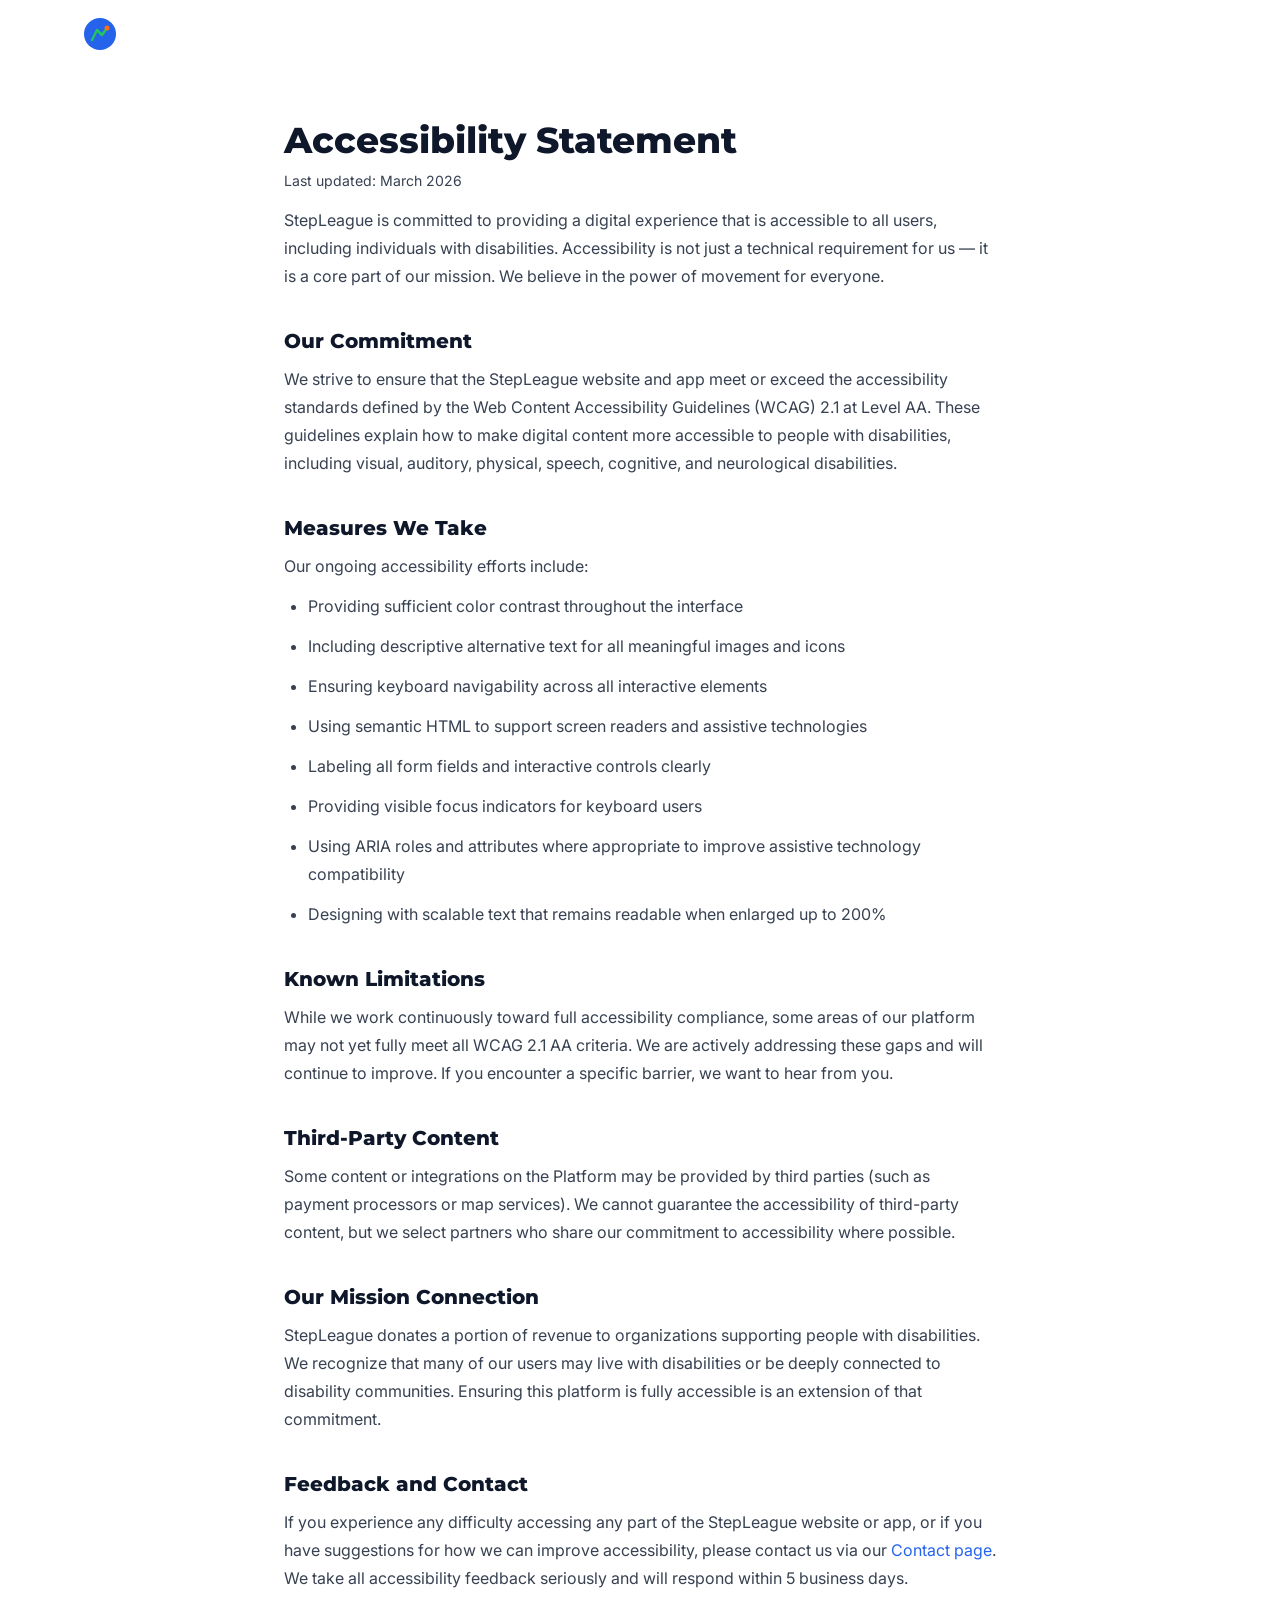
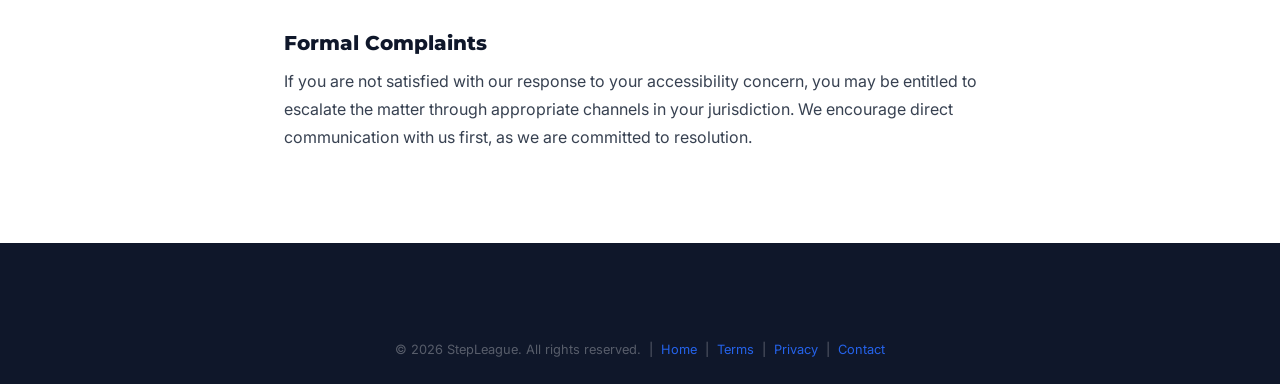
<file: accessibility.html>
<!DOCTYPE html>
<html lang="en">
<head>
  <meta charset="UTF-8">
  <link rel="icon" type="image/svg+xml" href="/favicon.svg">
  <link rel="shortcut icon" href="/favicon.svg">
  <meta name="viewport" content="width=device-width, initial-scale=1.0">
  <title>Accessibility Statement — StepLeague</title>
  <meta name="description" content="StepLeague's commitment to digital accessibility for all users, including people with disabilities.">
  <meta name="robots" content="noindex">
  <link rel="preconnect" href="https://fonts.googleapis.com">
  <link href="https://fonts.googleapis.com/css2?family=Montserrat:wght@700;800;900&family=Inter:wght@400;500;600&display=swap" rel="stylesheet">
  <link rel="stylesheet" href="style.css">
</head>
<body>
  <nav class="nav scrolled" id="nav">
    <div class="nav-inner">
      <a href="/" class="nav-logo" aria-label="StepLeague Home">
        <svg width="32" height="32" viewBox="0 0 32 32" fill="none" aria-hidden="true"><circle cx="16" cy="16" r="16" fill="#2563EB"/><path d="M8 22L13 12L18 17L23 10" stroke="#22C55E" stroke-width="2.5" stroke-linecap="round" stroke-linejoin="round"/><circle cx="23" cy="10" r="2.5" fill="#F97316"/></svg>
        <span>StepLeague</span>
      </a>
    </div>
  </nav>

  <main class="legal-page">
    <div class="container">
      <h1>Accessibility Statement</h1>
      <p class="legal-meta">Last updated: March 2026</p>

      <p>StepLeague is committed to providing a digital experience that is accessible to all users, including individuals with disabilities. Accessibility is not just a technical requirement for us — it is a core part of our mission. We believe in the power of movement for everyone.</p>

      <h2>Our Commitment</h2>
      <p>We strive to ensure that the StepLeague website and app meet or exceed the accessibility standards defined by the Web Content Accessibility Guidelines (WCAG) 2.1 at Level AA. These guidelines explain how to make digital content more accessible to people with disabilities, including visual, auditory, physical, speech, cognitive, and neurological disabilities.</p>

      <h2>Measures We Take</h2>
      <p>Our ongoing accessibility efforts include:</p>
      <ul>
        <li>Providing sufficient color contrast throughout the interface</li>
        <li>Including descriptive alternative text for all meaningful images and icons</li>
        <li>Ensuring keyboard navigability across all interactive elements</li>
        <li>Using semantic HTML to support screen readers and assistive technologies</li>
        <li>Labeling all form fields and interactive controls clearly</li>
        <li>Providing visible focus indicators for keyboard users</li>
        <li>Using ARIA roles and attributes where appropriate to improve assistive technology compatibility</li>
        <li>Designing with scalable text that remains readable when enlarged up to 200%</li>
      </ul>

      <h2>Known Limitations</h2>
      <p>While we work continuously toward full accessibility compliance, some areas of our platform may not yet fully meet all WCAG 2.1 AA criteria. We are actively addressing these gaps and will continue to improve. If you encounter a specific barrier, we want to hear from you.</p>

      <h2>Third-Party Content</h2>
      <p>Some content or integrations on the Platform may be provided by third parties (such as payment processors or map services). We cannot guarantee the accessibility of third-party content, but we select partners who share our commitment to accessibility where possible.</p>

      <h2>Our Mission Connection</h2>
      <p>StepLeague donates a portion of revenue to organizations supporting people with disabilities. We recognize that many of our users may live with disabilities or be deeply connected to disability communities. Ensuring this platform is fully accessible is an extension of that commitment.</p>

      <h2>Feedback and Contact</h2>
      <p>If you experience any difficulty accessing any part of the StepLeague website or app, or if you have suggestions for how we can improve accessibility, please contact us via our <a href="contact.html">Contact page</a>. We take all accessibility feedback seriously and will respond within 5 business days.</p>

      <h2>Formal Complaints</h2>
      <p>If you are not satisfied with our response to your accessibility concern, you may be entitled to escalate the matter through appropriate channels in your jurisdiction. We encourage direct communication with us first, as we are committed to resolution.</p>
    </div>
  </main>

  <footer class="footer">
    <div class="container">
      <div class="footer-bottom">
        <p>© 2026 StepLeague. All rights reserved. &nbsp;|&nbsp; <a href="/">Home</a> &nbsp;|&nbsp; <a href="terms.html">Terms</a> &nbsp;|&nbsp; <a href="privacy.html">Privacy</a> &nbsp;|&nbsp; <a href="contact.html">Contact</a></p>
      </div>
    </div>
  </footer>

  <script src="script.js"></script>
</body>
</html>
</file>
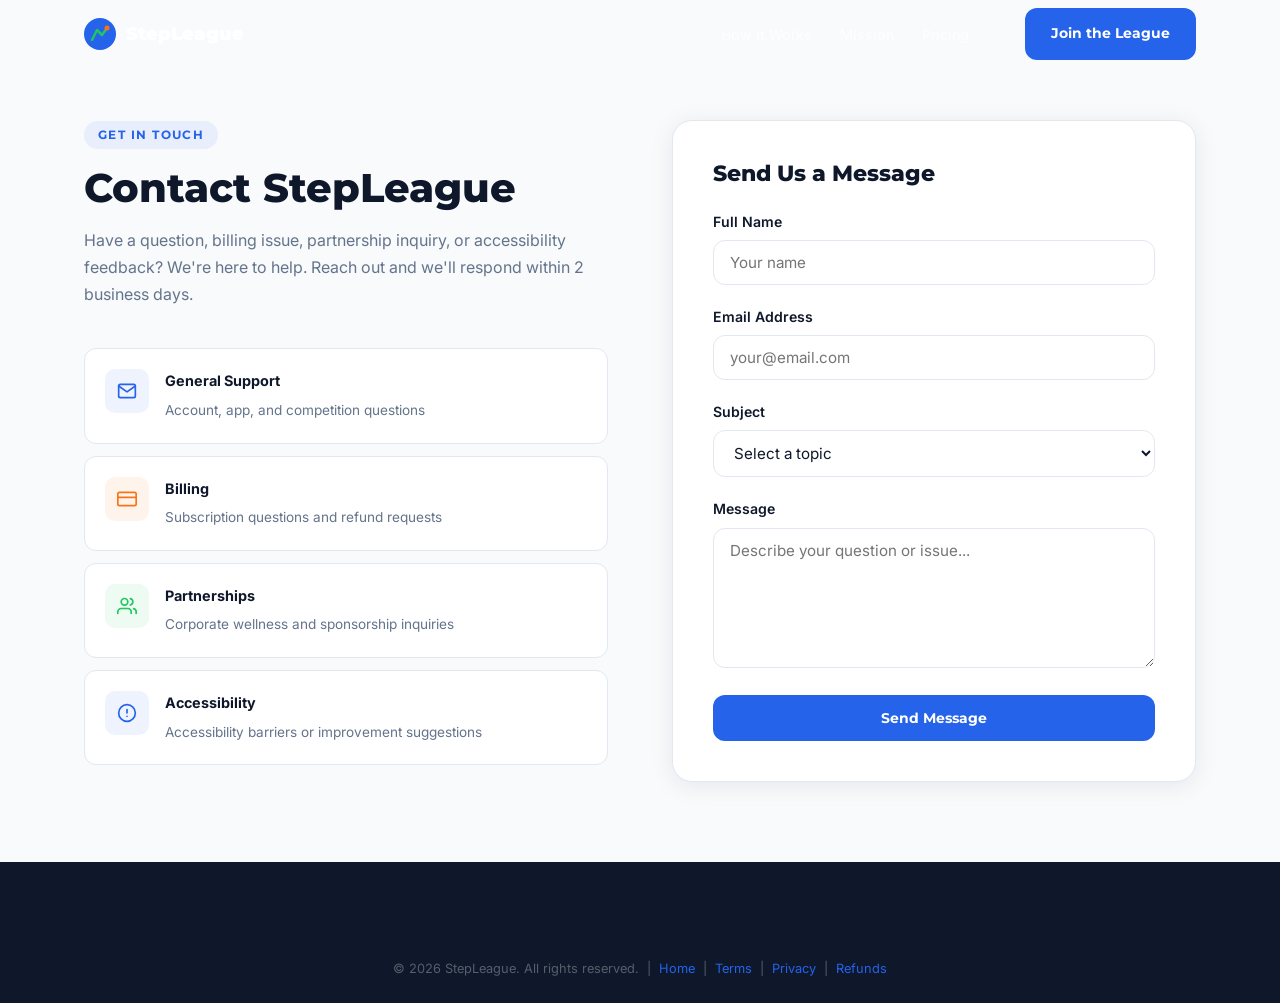
<file: contact.html>
<!DOCTYPE html>
<html lang="en">
<head>
  <meta charset="UTF-8">
  <link rel="icon" type="image/svg+xml" href="/favicon.svg">
  <link rel="shortcut icon" href="/favicon.svg">
  <meta name="viewport" content="width=device-width, initial-scale=1.0">
  <title>Contact — StepLeague</title>
  <meta name="description" content="Contact the StepLeague team for support, billing questions, partnership inquiries, and accessibility feedback.">
  <link rel="preconnect" href="https://fonts.googleapis.com">
  <link href="https://fonts.googleapis.com/css2?family=Montserrat:wght@700;800;900&family=Inter:wght@400;500;600&display=swap" rel="stylesheet">
  <link rel="stylesheet" href="style.css">
  <style>
    .contact-page {
      padding: 120px 0 80px;
      min-height: 80vh;
      background: var(--gray-bg);
    }
    .contact-grid {
      display: grid;
      grid-template-columns: 1fr 1fr;
      gap: 64px;
      align-items: start;
    }
    .contact-info h1 {
      font-size: clamp(1.75rem, 3.5vw, 2.5rem);
      margin-bottom: 16px;
    }
    .contact-info p {
      color: var(--text-muted);
      font-size: 1rem;
      line-height: 1.7;
      margin-bottom: 40px;
    }
    .contact-item {
      display: flex;
      align-items: flex-start;
      gap: 16px;
      padding: 20px;
      background: var(--white);
      border: 1px solid var(--gray-200);
      border-radius: var(--radius);
      margin-bottom: 12px;
    }
    .contact-item-icon {
      width: 44px;
      height: 44px;
      background: rgba(37,99,235,0.08);
      border-radius: 10px;
      display: flex;
      align-items: center;
      justify-content: center;
      color: var(--blue);
      flex-shrink: 0;
    }
    .contact-item-text strong {
      display: block;
      font-weight: 700;
      font-size: 0.9rem;
      color: var(--navy);
      margin-bottom: 3px;
    }
    .contact-item-text span {
      font-size: 0.85rem;
      color: var(--text-muted);
    }
    .contact-form-card {
      background: var(--white);
      border: 1px solid var(--gray-200);
      border-radius: var(--radius-lg);
      padding: 40px;
      box-shadow: var(--shadow);
    }
    .contact-form-card h2 {
      font-size: 1.35rem;
      margin-bottom: 24px;
    }
    .form-success {
      background: #f0fdf4;
      border: 1px solid rgba(34,197,94,0.3);
      border-radius: var(--radius);
      padding: 20px;
      color: var(--green-dark);
      font-weight: 600;
      text-align: center;
    }
    @media (max-width: 768px) {
      .contact-grid { grid-template-columns: 1fr; gap: 40px; }
    }
  </style>
</head>
<body>
  <nav class="nav scrolled" id="nav">
    <div class="nav-inner">
      <a href="/" class="nav-logo" aria-label="StepLeague Home">
        <svg width="32" height="32" viewBox="0 0 32 32" fill="none" aria-hidden="true"><circle cx="16" cy="16" r="16" fill="#2563EB"/><path d="M8 22L13 12L18 17L23 10" stroke="#22C55E" stroke-width="2.5" stroke-linecap="round" stroke-linejoin="round"/><circle cx="23" cy="10" r="2.5" fill="#F97316"/></svg>
        <span>StepLeague</span>
      </a>
      <ul class="nav-links" id="nav-links">
        <li><a href="/#how-it-works">How It Works</a></li>
        <li><a href="/#mission">Mission</a></li>
        <li><a href="/#pricing">Pricing</a></li>
      </ul>
      <a href="/#download" class="btn-primary nav-cta">Join the League</a>
      <button class="nav-toggle" id="nav-toggle" aria-label="Toggle navigation" aria-expanded="false">
        <span></span><span></span><span></span>
      </button>
    </div>
  </nav>

  <main class="contact-page">
    <div class="container">
      <div class="contact-grid">
        <div class="contact-info">
          <span class="section-tag">Get in Touch</span>
          <h1>Contact StepLeague</h1>
          <p>Have a question, billing issue, partnership inquiry, or accessibility feedback? We're here to help. Reach out and we'll respond within 2 business days.</p>

          <div class="contact-item">
            <div class="contact-item-icon">
              <svg width="20" height="20" viewBox="0 0 24 24" fill="none" stroke="currentColor" stroke-width="2" stroke-linecap="round" stroke-linejoin="round" aria-hidden="true"><path d="M4 4h16c1.1 0 2 .9 2 2v12c0 1.1-.9 2-2 2H4c-1.1 0-2-.9-2-2V6c0-1.1.9-2 2-2z"/><polyline points="22,6 12,13 2,6"/></svg>
            </div>
            <div class="contact-item-text">
              <strong>General Support</strong>
              <span>Account, app, and competition questions</span>
            </div>
          </div>
          <div class="contact-item">
            <div class="contact-item-icon" style="background:rgba(249,115,22,0.08);color:var(--orange);">
              <svg width="20" height="20" viewBox="0 0 24 24" fill="none" stroke="currentColor" stroke-width="2" stroke-linecap="round" stroke-linejoin="round" aria-hidden="true"><rect x="1" y="4" width="22" height="16" rx="2" ry="2"/><line x1="1" y1="10" x2="23" y2="10"/></svg>
            </div>
            <div class="contact-item-text">
              <strong>Billing</strong>
              <span>Subscription questions and refund requests</span>
            </div>
          </div>
          <div class="contact-item">
            <div class="contact-item-icon" style="background:rgba(34,197,94,0.08);color:var(--green);">
              <svg width="20" height="20" viewBox="0 0 24 24" fill="none" stroke="currentColor" stroke-width="2" stroke-linecap="round" stroke-linejoin="round" aria-hidden="true"><path d="M17 21v-2a4 4 0 0 0-4-4H5a4 4 0 0 0-4 4v2"/><circle cx="9" cy="7" r="4"/><path d="M23 21v-2a4 4 0 0 0-3-3.87"/><path d="M16 3.13a4 4 0 0 1 0 7.75"/></svg>
            </div>
            <div class="contact-item-text">
              <strong>Partnerships</strong>
              <span>Corporate wellness and sponsorship inquiries</span>
            </div>
          </div>
          <div class="contact-item">
            <div class="contact-item-icon" style="background:rgba(37,99,235,0.08);color:var(--blue);">
              <svg width="20" height="20" viewBox="0 0 24 24" fill="none" stroke="currentColor" stroke-width="2" stroke-linecap="round" stroke-linejoin="round" aria-hidden="true"><circle cx="12" cy="12" r="10"/><path d="M12 8v4M12 16h.01"/></svg>
            </div>
            <div class="contact-item-text">
              <strong>Accessibility</strong>
              <span>Accessibility barriers or improvement suggestions</span>
            </div>
          </div>
        </div>

        <div class="contact-form-card">
          <h2>Send Us a Message</h2>
          <form id="contact-form" novalidate>
            <div class="form-group">
              <label for="contact-name">Full Name</label>
              <input type="text" id="contact-name" name="name" placeholder="Your name" required autocomplete="name">
            </div>
            <div class="form-group">
              <label for="contact-email">Email Address</label>
              <input type="email" id="contact-email" name="email" placeholder="your@email.com" required autocomplete="email">
            </div>
            <div class="form-group">
              <label for="contact-subject">Subject</label>
              <select id="contact-subject" name="subject">
                <option value="">Select a topic</option>
                <option value="support">General Support</option>
                <option value="billing">Billing / Refund</option>
                <option value="partnership">Partnership Inquiry</option>
                <option value="accessibility">Accessibility Feedback</option>
                <option value="other">Other</option>
              </select>
            </div>
            <div class="form-group">
              <label for="contact-message">Message</label>
              <textarea id="contact-message" name="message" placeholder="Describe your question or issue..." required></textarea>
            </div>
            <button type="submit" class="btn-primary btn-full">Send Message</button>
          </form>
          <div class="form-success" id="form-success" hidden aria-live="polite">
            Your message has been sent. We'll get back to you within 2 business days.
          </div>
        </div>
      </div>
    </div>
  </main>

  <footer class="footer">
    <div class="container">
      <div class="footer-bottom">
        <p>© 2026 StepLeague. All rights reserved. &nbsp;|&nbsp; <a href="/">Home</a> &nbsp;|&nbsp; <a href="terms.html">Terms</a> &nbsp;|&nbsp; <a href="privacy.html">Privacy</a> &nbsp;|&nbsp; <a href="refund.html">Refunds</a></p>
      </div>
    </div>
  </footer>

  <script src="script.js"></script>
  <script>
    const contactForm = document.getElementById('contact-form');
    const formSuccess = document.getElementById('form-success');
    if (contactForm && formSuccess) {
      contactForm.addEventListener('submit', (e) => {
        e.preventDefault();
        contactForm.hidden = true;
        formSuccess.hidden = false;
        formSuccess.focus();
      });
    }
  </script>
</body>
</html>
</file>
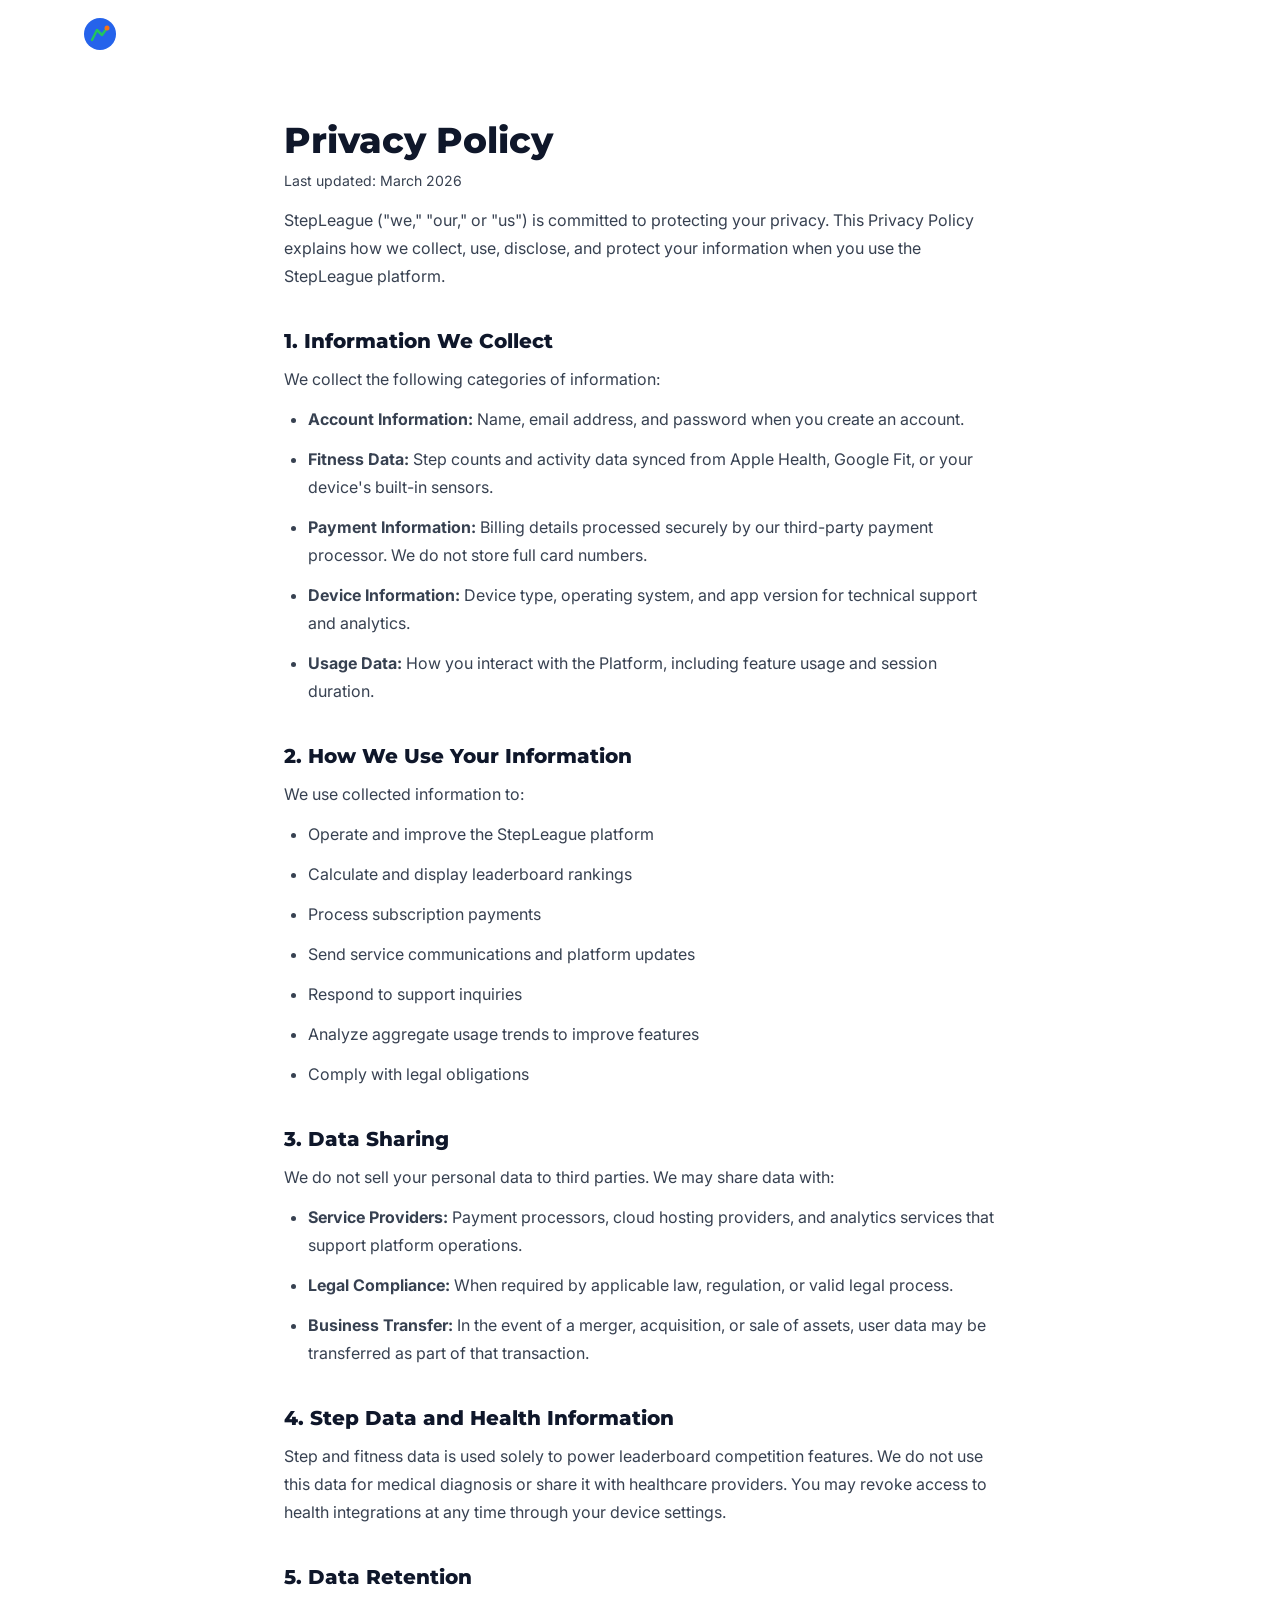
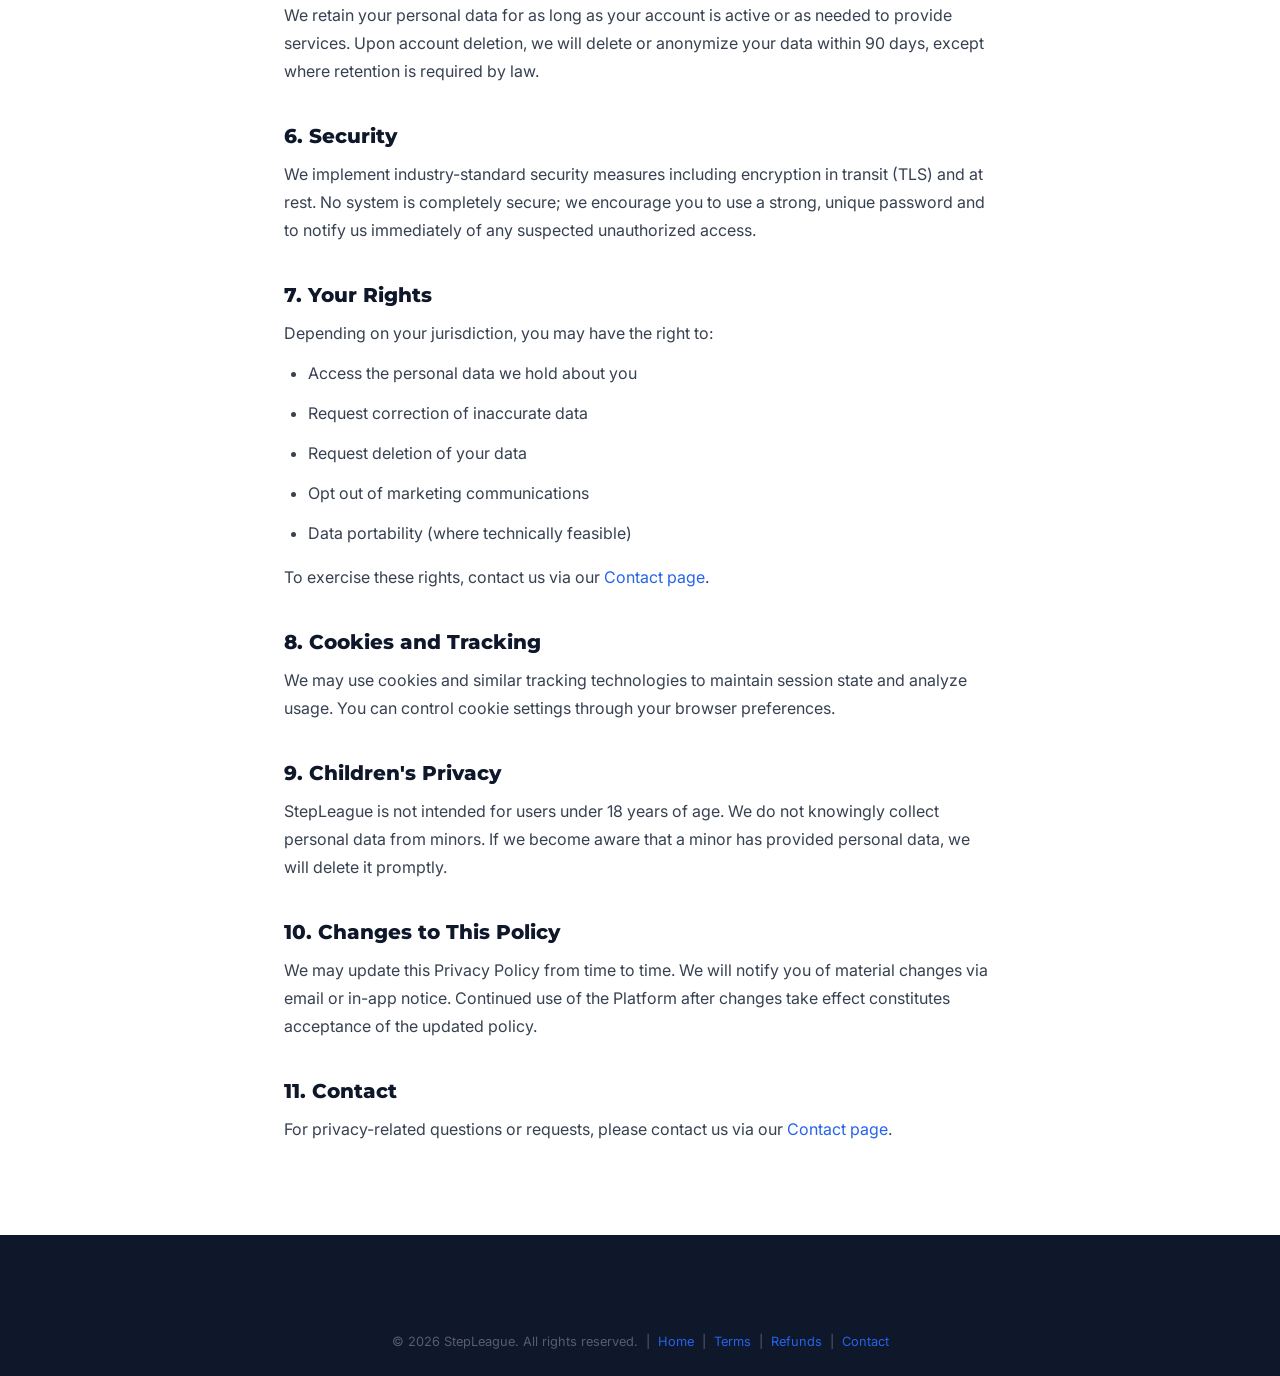
<file: privacy.html>
<!DOCTYPE html>
<html lang="en">
<head>
  <meta charset="UTF-8">
  <link rel="icon" type="image/svg+xml" href="/favicon.svg">
  <link rel="shortcut icon" href="/favicon.svg">
  <meta name="viewport" content="width=device-width, initial-scale=1.0">
  <title>Privacy Policy — StepLeague</title>
  <meta name="description" content="StepLeague Privacy Policy — how we collect, use, and protect your data.">
  <meta name="robots" content="noindex">
  <link rel="preconnect" href="https://fonts.googleapis.com">
  <link href="https://fonts.googleapis.com/css2?family=Montserrat:wght@700;800;900&family=Inter:wght@400;500;600&display=swap" rel="stylesheet">
  <link rel="stylesheet" href="style.css">
</head>
<body>
  <nav class="nav scrolled" id="nav">
    <div class="nav-inner">
      <a href="/" class="nav-logo" aria-label="StepLeague Home">
        <svg width="32" height="32" viewBox="0 0 32 32" fill="none" aria-hidden="true"><circle cx="16" cy="16" r="16" fill="#2563EB"/><path d="M8 22L13 12L18 17L23 10" stroke="#22C55E" stroke-width="2.5" stroke-linecap="round" stroke-linejoin="round"/><circle cx="23" cy="10" r="2.5" fill="#F97316"/></svg>
        <span>StepLeague</span>
      </a>
    </div>
  </nav>

  <main class="legal-page">
    <div class="container">
      <h1>Privacy Policy</h1>
      <p class="legal-meta">Last updated: March 2026</p>

      <p>StepLeague ("we," "our," or "us") is committed to protecting your privacy. This Privacy Policy explains how we collect, use, disclose, and protect your information when you use the StepLeague platform.</p>

      <h2>1. Information We Collect</h2>
      <p>We collect the following categories of information:</p>
      <ul>
        <li><strong>Account Information:</strong> Name, email address, and password when you create an account.</li>
        <li><strong>Fitness Data:</strong> Step counts and activity data synced from Apple Health, Google Fit, or your device's built-in sensors.</li>
        <li><strong>Payment Information:</strong> Billing details processed securely by our third-party payment processor. We do not store full card numbers.</li>
        <li><strong>Device Information:</strong> Device type, operating system, and app version for technical support and analytics.</li>
        <li><strong>Usage Data:</strong> How you interact with the Platform, including feature usage and session duration.</li>
      </ul>

      <h2>2. How We Use Your Information</h2>
      <p>We use collected information to:</p>
      <ul>
        <li>Operate and improve the StepLeague platform</li>
        <li>Calculate and display leaderboard rankings</li>
        <li>Process subscription payments</li>
        <li>Send service communications and platform updates</li>
        <li>Respond to support inquiries</li>
        <li>Analyze aggregate usage trends to improve features</li>
        <li>Comply with legal obligations</li>
      </ul>

      <h2>3. Data Sharing</h2>
      <p>We do not sell your personal data to third parties. We may share data with:</p>
      <ul>
        <li><strong>Service Providers:</strong> Payment processors, cloud hosting providers, and analytics services that support platform operations.</li>
        <li><strong>Legal Compliance:</strong> When required by applicable law, regulation, or valid legal process.</li>
        <li><strong>Business Transfer:</strong> In the event of a merger, acquisition, or sale of assets, user data may be transferred as part of that transaction.</li>
      </ul>

      <h2>4. Step Data and Health Information</h2>
      <p>Step and fitness data is used solely to power leaderboard competition features. We do not use this data for medical diagnosis or share it with healthcare providers. You may revoke access to health integrations at any time through your device settings.</p>

      <h2>5. Data Retention</h2>
      <p>We retain your personal data for as long as your account is active or as needed to provide services. Upon account deletion, we will delete or anonymize your data within 90 days, except where retention is required by law.</p>

      <h2>6. Security</h2>
      <p>We implement industry-standard security measures including encryption in transit (TLS) and at rest. No system is completely secure; we encourage you to use a strong, unique password and to notify us immediately of any suspected unauthorized access.</p>

      <h2>7. Your Rights</h2>
      <p>Depending on your jurisdiction, you may have the right to:</p>
      <ul>
        <li>Access the personal data we hold about you</li>
        <li>Request correction of inaccurate data</li>
        <li>Request deletion of your data</li>
        <li>Opt out of marketing communications</li>
        <li>Data portability (where technically feasible)</li>
      </ul>
      <p>To exercise these rights, contact us via our <a href="contact.html">Contact page</a>.</p>

      <h2>8. Cookies and Tracking</h2>
      <p>We may use cookies and similar tracking technologies to maintain session state and analyze usage. You can control cookie settings through your browser preferences.</p>

      <h2>9. Children's Privacy</h2>
      <p>StepLeague is not intended for users under 18 years of age. We do not knowingly collect personal data from minors. If we become aware that a minor has provided personal data, we will delete it promptly.</p>

      <h2>10. Changes to This Policy</h2>
      <p>We may update this Privacy Policy from time to time. We will notify you of material changes via email or in-app notice. Continued use of the Platform after changes take effect constitutes acceptance of the updated policy.</p>

      <h2>11. Contact</h2>
      <p>For privacy-related questions or requests, please contact us via our <a href="contact.html">Contact page</a>.</p>
    </div>
  </main>

  <footer class="footer">
    <div class="container">
      <div class="footer-bottom">
        <p>© 2026 StepLeague. All rights reserved. &nbsp;|&nbsp; <a href="/">Home</a> &nbsp;|&nbsp; <a href="terms.html">Terms</a> &nbsp;|&nbsp; <a href="refund.html">Refunds</a> &nbsp;|&nbsp; <a href="contact.html">Contact</a></p>
      </div>
    </div>
  </footer>

  <script src="script.js"></script>
</body>
</html>
</file>
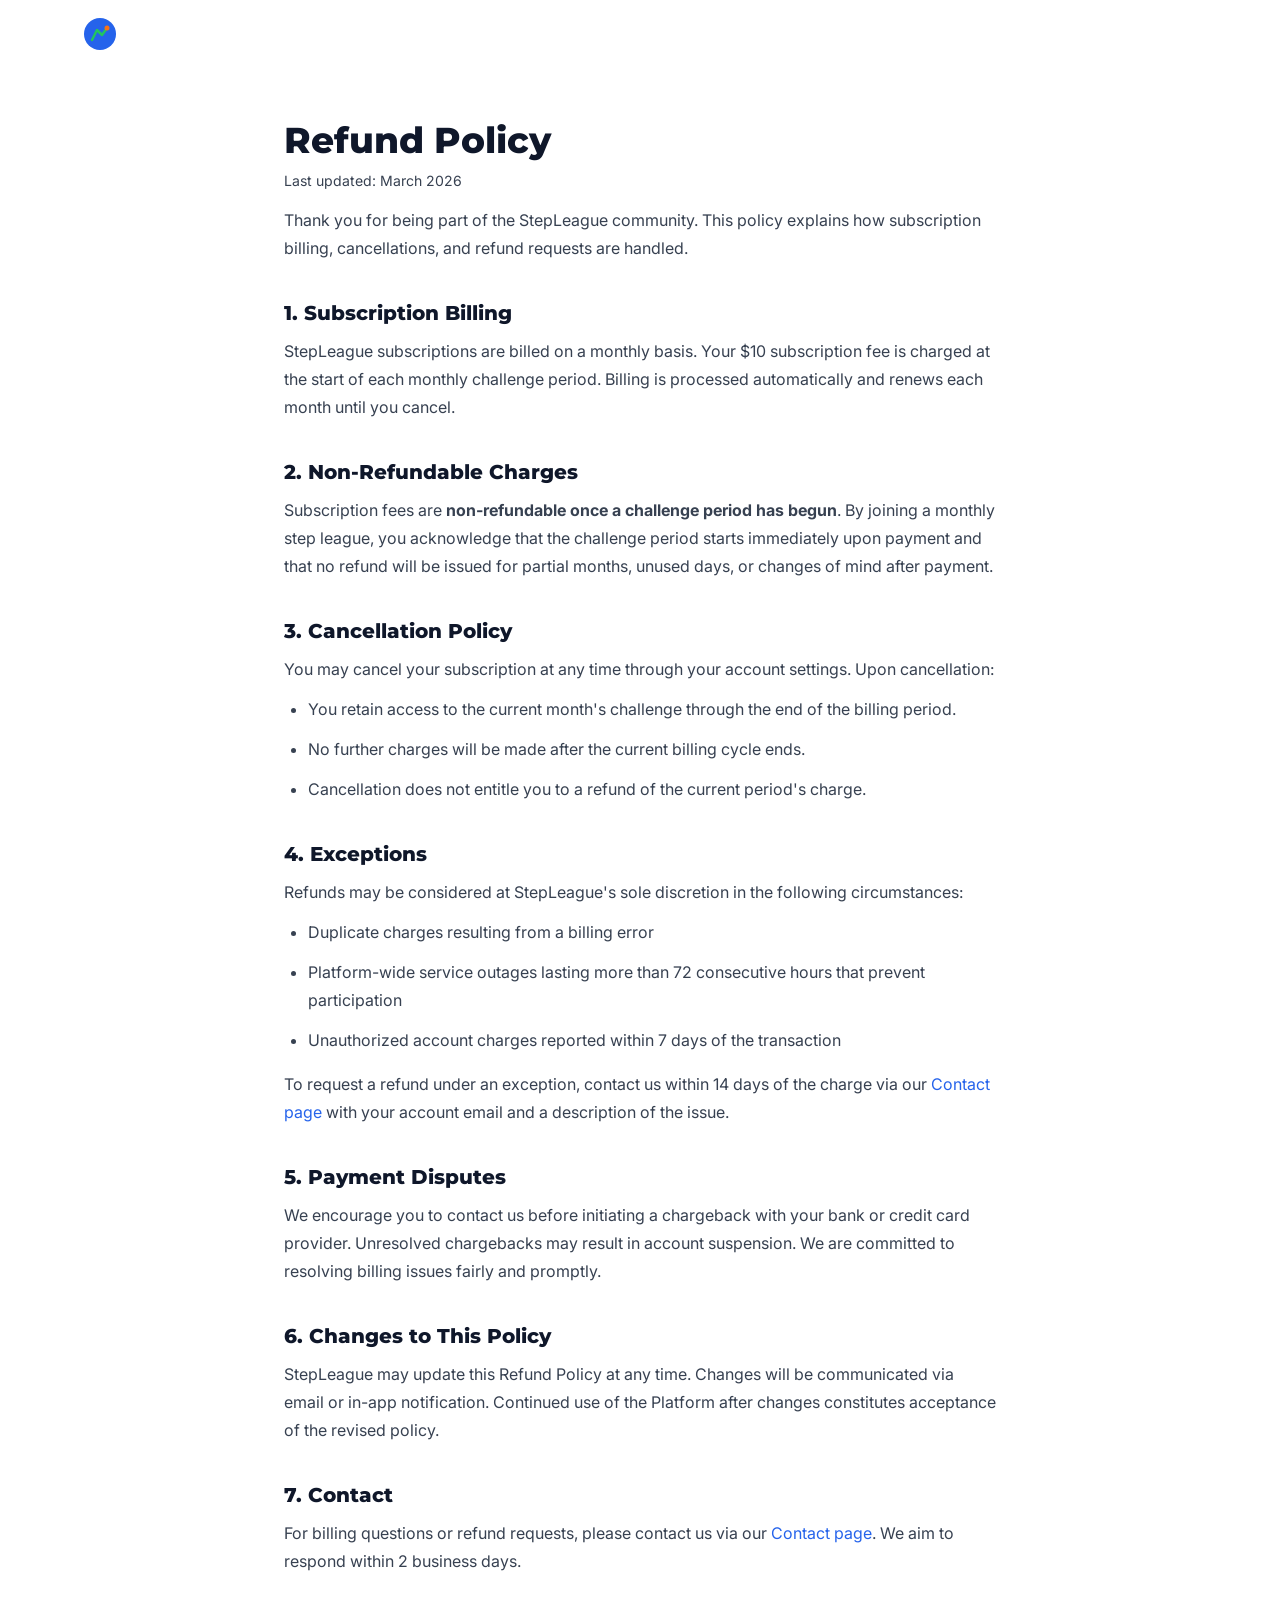
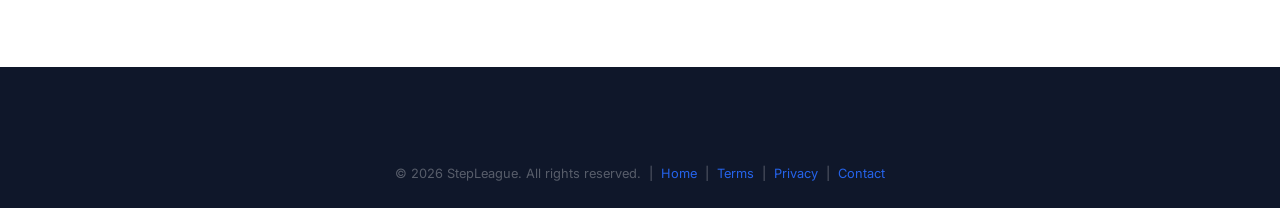
<file: refund.html>
<!DOCTYPE html>
<html lang="en">
<head>
  <meta charset="UTF-8">
  <link rel="icon" type="image/svg+xml" href="/favicon.svg">
  <link rel="shortcut icon" href="/favicon.svg">
  <meta name="viewport" content="width=device-width, initial-scale=1.0">
  <title>Refund Policy — StepLeague</title>
  <meta name="description" content="StepLeague Refund Policy — subscription billing, cancellations, and exceptions.">
  <meta name="robots" content="noindex">
  <link rel="preconnect" href="https://fonts.googleapis.com">
  <link href="https://fonts.googleapis.com/css2?family=Montserrat:wght@700;800;900&family=Inter:wght@400;500;600&display=swap" rel="stylesheet">
  <link rel="stylesheet" href="style.css">
</head>
<body>
  <nav class="nav scrolled" id="nav">
    <div class="nav-inner">
      <a href="/" class="nav-logo" aria-label="StepLeague Home">
        <svg width="32" height="32" viewBox="0 0 32 32" fill="none" aria-hidden="true"><circle cx="16" cy="16" r="16" fill="#2563EB"/><path d="M8 22L13 12L18 17L23 10" stroke="#22C55E" stroke-width="2.5" stroke-linecap="round" stroke-linejoin="round"/><circle cx="23" cy="10" r="2.5" fill="#F97316"/></svg>
        <span>StepLeague</span>
      </a>
    </div>
  </nav>

  <main class="legal-page">
    <div class="container">
      <h1>Refund Policy</h1>
      <p class="legal-meta">Last updated: March 2026</p>

      <p>Thank you for being part of the StepLeague community. This policy explains how subscription billing, cancellations, and refund requests are handled.</p>

      <h2>1. Subscription Billing</h2>
      <p>StepLeague subscriptions are billed on a monthly basis. Your $10 subscription fee is charged at the start of each monthly challenge period. Billing is processed automatically and renews each month until you cancel.</p>

      <h2>2. Non-Refundable Charges</h2>
      <p>Subscription fees are <strong>non-refundable once a challenge period has begun</strong>. By joining a monthly step league, you acknowledge that the challenge period starts immediately upon payment and that no refund will be issued for partial months, unused days, or changes of mind after payment.</p>

      <h2>3. Cancellation Policy</h2>
      <p>You may cancel your subscription at any time through your account settings. Upon cancellation:</p>
      <ul>
        <li>You retain access to the current month's challenge through the end of the billing period.</li>
        <li>No further charges will be made after the current billing cycle ends.</li>
        <li>Cancellation does not entitle you to a refund of the current period's charge.</li>
      </ul>

      <h2>4. Exceptions</h2>
      <p>Refunds may be considered at StepLeague's sole discretion in the following circumstances:</p>
      <ul>
        <li>Duplicate charges resulting from a billing error</li>
        <li>Platform-wide service outages lasting more than 72 consecutive hours that prevent participation</li>
        <li>Unauthorized account charges reported within 7 days of the transaction</li>
      </ul>
      <p>To request a refund under an exception, contact us within 14 days of the charge via our <a href="contact.html">Contact page</a> with your account email and a description of the issue.</p>

      <h2>5. Payment Disputes</h2>
      <p>We encourage you to contact us before initiating a chargeback with your bank or credit card provider. Unresolved chargebacks may result in account suspension. We are committed to resolving billing issues fairly and promptly.</p>

      <h2>6. Changes to This Policy</h2>
      <p>StepLeague may update this Refund Policy at any time. Changes will be communicated via email or in-app notification. Continued use of the Platform after changes constitutes acceptance of the revised policy.</p>

      <h2>7. Contact</h2>
      <p>For billing questions or refund requests, please contact us via our <a href="contact.html">Contact page</a>. We aim to respond within 2 business days.</p>
    </div>
  </main>

  <footer class="footer">
    <div class="container">
      <div class="footer-bottom">
        <p>© 2026 StepLeague. All rights reserved. &nbsp;|&nbsp; <a href="/">Home</a> &nbsp;|&nbsp; <a href="terms.html">Terms</a> &nbsp;|&nbsp; <a href="privacy.html">Privacy</a> &nbsp;|&nbsp; <a href="contact.html">Contact</a></p>
      </div>
    </div>
  </footer>

  <script src="script.js"></script>
</body>
</html>
</file>
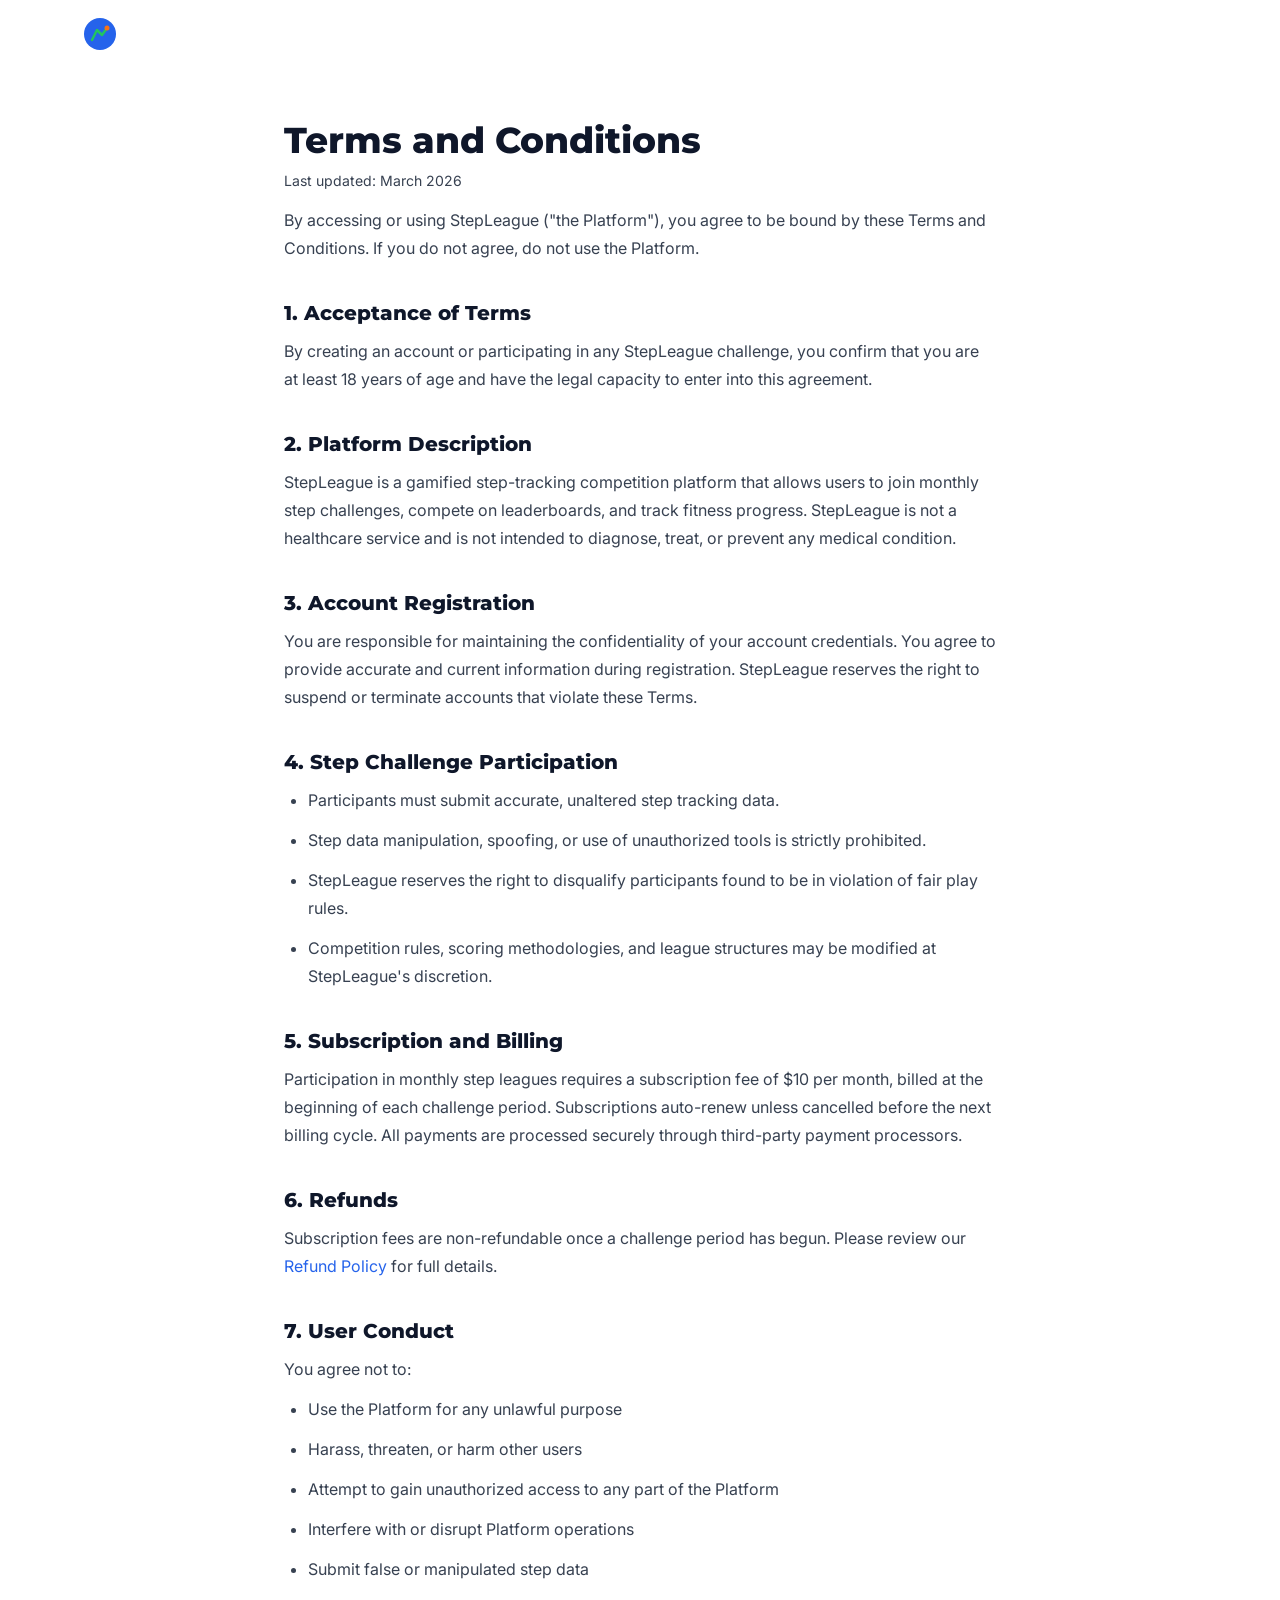
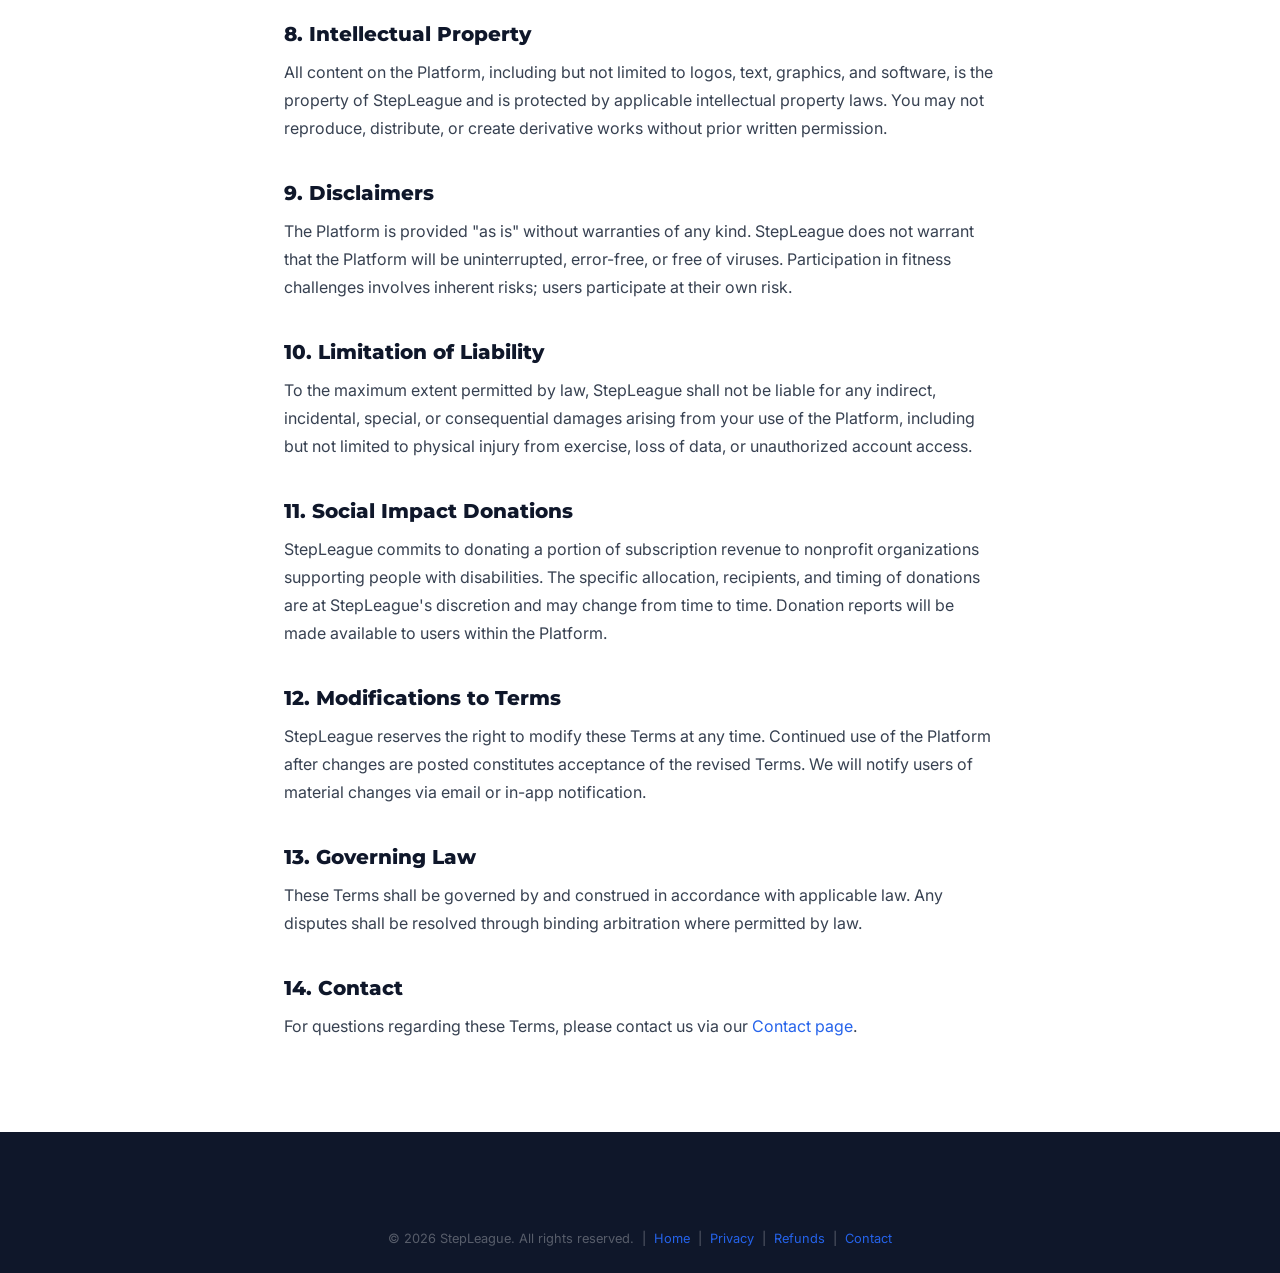
<file: terms.html>
<!DOCTYPE html>
<html lang="en">
<head>
  <meta charset="UTF-8">
  <link rel="icon" type="image/svg+xml" href="/favicon.svg">
  <link rel="shortcut icon" href="/favicon.svg">
  <meta name="viewport" content="width=device-width, initial-scale=1.0">
  <title>Terms and Conditions — StepLeague</title>
  <meta name="description" content="Read the StepLeague Terms and Conditions for platform usage, participation rules, and subscriber rights.">
  <meta name="robots" content="noindex">
  <link rel="preconnect" href="https://fonts.googleapis.com">
  <link href="https://fonts.googleapis.com/css2?family=Montserrat:wght@700;800;900&family=Inter:wght@400;500;600&display=swap" rel="stylesheet">
  <link rel="stylesheet" href="style.css">
</head>
<body>
  <nav class="nav scrolled" id="nav">
    <div class="nav-inner">
      <a href="/" class="nav-logo" aria-label="StepLeague Home">
        <svg width="32" height="32" viewBox="0 0 32 32" fill="none" aria-hidden="true"><circle cx="16" cy="16" r="16" fill="#2563EB"/><path d="M8 22L13 12L18 17L23 10" stroke="#22C55E" stroke-width="2.5" stroke-linecap="round" stroke-linejoin="round"/><circle cx="23" cy="10" r="2.5" fill="#F97316"/></svg>
        <span>StepLeague</span>
      </a>
    </div>
  </nav>

  <main class="legal-page">
    <div class="container">
      <h1>Terms and Conditions</h1>
      <p class="legal-meta">Last updated: March 2026</p>

      <p>By accessing or using StepLeague ("the Platform"), you agree to be bound by these Terms and Conditions. If you do not agree, do not use the Platform.</p>

      <h2>1. Acceptance of Terms</h2>
      <p>By creating an account or participating in any StepLeague challenge, you confirm that you are at least 18 years of age and have the legal capacity to enter into this agreement.</p>

      <h2>2. Platform Description</h2>
      <p>StepLeague is a gamified step-tracking competition platform that allows users to join monthly step challenges, compete on leaderboards, and track fitness progress. StepLeague is not a healthcare service and is not intended to diagnose, treat, or prevent any medical condition.</p>

      <h2>3. Account Registration</h2>
      <p>You are responsible for maintaining the confidentiality of your account credentials. You agree to provide accurate and current information during registration. StepLeague reserves the right to suspend or terminate accounts that violate these Terms.</p>

      <h2>4. Step Challenge Participation</h2>
      <ul>
        <li>Participants must submit accurate, unaltered step tracking data.</li>
        <li>Step data manipulation, spoofing, or use of unauthorized tools is strictly prohibited.</li>
        <li>StepLeague reserves the right to disqualify participants found to be in violation of fair play rules.</li>
        <li>Competition rules, scoring methodologies, and league structures may be modified at StepLeague's discretion.</li>
      </ul>

      <h2>5. Subscription and Billing</h2>
      <p>Participation in monthly step leagues requires a subscription fee of $10 per month, billed at the beginning of each challenge period. Subscriptions auto-renew unless cancelled before the next billing cycle. All payments are processed securely through third-party payment processors.</p>

      <h2>6. Refunds</h2>
      <p>Subscription fees are non-refundable once a challenge period has begun. Please review our <a href="refund.html">Refund Policy</a> for full details.</p>

      <h2>7. User Conduct</h2>
      <p>You agree not to:</p>
      <ul>
        <li>Use the Platform for any unlawful purpose</li>
        <li>Harass, threaten, or harm other users</li>
        <li>Attempt to gain unauthorized access to any part of the Platform</li>
        <li>Interfere with or disrupt Platform operations</li>
        <li>Submit false or manipulated step data</li>
      </ul>

      <h2>8. Intellectual Property</h2>
      <p>All content on the Platform, including but not limited to logos, text, graphics, and software, is the property of StepLeague and is protected by applicable intellectual property laws. You may not reproduce, distribute, or create derivative works without prior written permission.</p>

      <h2>9. Disclaimers</h2>
      <p>The Platform is provided "as is" without warranties of any kind. StepLeague does not warrant that the Platform will be uninterrupted, error-free, or free of viruses. Participation in fitness challenges involves inherent risks; users participate at their own risk.</p>

      <h2>10. Limitation of Liability</h2>
      <p>To the maximum extent permitted by law, StepLeague shall not be liable for any indirect, incidental, special, or consequential damages arising from your use of the Platform, including but not limited to physical injury from exercise, loss of data, or unauthorized account access.</p>

      <h2>11. Social Impact Donations</h2>
      <p>StepLeague commits to donating a portion of subscription revenue to nonprofit organizations supporting people with disabilities. The specific allocation, recipients, and timing of donations are at StepLeague's discretion and may change from time to time. Donation reports will be made available to users within the Platform.</p>

      <h2>12. Modifications to Terms</h2>
      <p>StepLeague reserves the right to modify these Terms at any time. Continued use of the Platform after changes are posted constitutes acceptance of the revised Terms. We will notify users of material changes via email or in-app notification.</p>

      <h2>13. Governing Law</h2>
      <p>These Terms shall be governed by and construed in accordance with applicable law. Any disputes shall be resolved through binding arbitration where permitted by law.</p>

      <h2>14. Contact</h2>
      <p>For questions regarding these Terms, please contact us via our <a href="contact.html">Contact page</a>.</p>
    </div>
  </main>

  <footer class="footer">
    <div class="container">
      <div class="footer-bottom">
        <p>© 2026 StepLeague. All rights reserved. &nbsp;|&nbsp; <a href="/">Home</a> &nbsp;|&nbsp; <a href="privacy.html">Privacy</a> &nbsp;|&nbsp; <a href="refund.html">Refunds</a> &nbsp;|&nbsp; <a href="contact.html">Contact</a></p>
      </div>
    </div>
  </footer>

  <script src="script.js"></script>
</body>
</html>
</file>
<file: style.css>
/* ============================================================
   STEPLEAGUE — Main Stylesheet
   Colors: Blue #2563EB | Green #22C55E | Orange #F97316
           Navy #0F172A | Gray #F8FAFC
   Fonts: Montserrat (headings) | Inter (body)
   ============================================================ */

/* ── Reset & Base ── */
*, *::before, *::after {
  box-sizing: border-box;
  margin: 0;
  padding: 0;
}

:root {
  --blue: #2563EB;
  --blue-dark: #1d4ed8;
  --blue-light: #3b82f6;
  --green: #22C55E;
  --green-dark: #16a34a;
  --orange: #F97316;
  --navy: #0F172A;
  --navy-mid: #1e293b;
  --navy-soft: #334155;
  --gray-bg: #F8FAFC;
  --gray-100: #f1f5f9;
  --gray-200: #e2e8f0;
  --gray-300: #cbd5e1;
  --gray-500: #64748b;
  --gray-700: #374151;
  --white: #ffffff;
  --text: #0F172A;
  --text-muted: #64748b;
  --radius: 12px;
  --radius-lg: 20px;
  --shadow: 0 4px 24px rgba(15,23,42,0.08);
  --shadow-lg: 0 8px 48px rgba(15,23,42,0.14);
  --transition: 0.2s ease;
}

html {
  scroll-behavior: smooth;
}

body {
  font-family: 'Inter', system-ui, -apple-system, sans-serif;
  font-size: 16px;
  line-height: 1.65;
  color: var(--text);
  background: var(--white);
  -webkit-font-smoothing: antialiased;
}

img, svg { display: block; }

a {
  color: var(--blue);
  text-decoration: none;
  transition: color var(--transition);
}
a:hover { color: var(--blue-dark); }
a:focus-visible {
  outline: 2px solid var(--blue);
  outline-offset: 3px;
  border-radius: 4px;
}

ul { list-style: none; }

h1, h2, h3, h4 {
  font-family: 'Montserrat', sans-serif;
  font-weight: 800;
  line-height: 1.15;
  color: var(--navy);
}

/* ── Utility ── */
.container {
  width: 100%;
  max-width: 1160px;
  margin: 0 auto;
  padding: 0 24px;
}

.section {
  padding: 96px 0;
}

.section-header {
  text-align: center;
  max-width: 640px;
  margin: 0 auto 64px;
}

.section-header h2 {
  font-size: clamp(2rem, 4vw, 2.75rem);
  margin-bottom: 16px;
}

.section-header p {
  font-size: 1.125rem;
  color: var(--text-muted);
}

.section-tag {
  display: inline-block;
  font-family: 'Montserrat', sans-serif;
  font-weight: 700;
  font-size: 0.75rem;
  letter-spacing: 0.12em;
  text-transform: uppercase;
  color: var(--blue);
  background: rgba(37,99,235,0.08);
  border-radius: 100px;
  padding: 4px 14px;
  margin-bottom: 16px;
}

.section-tag--light {
  color: var(--white);
  background: rgba(255,255,255,0.15);
}

.gradient-text {
  background: linear-gradient(135deg, var(--blue) 0%, var(--green) 100%);
  -webkit-background-clip: text;
  -webkit-text-fill-color: transparent;
  background-clip: text;
}

/* ── Buttons ── */
.btn-primary {
  display: inline-flex;
  align-items: center;
  gap: 8px;
  background: var(--blue);
  color: var(--white);
  font-family: 'Montserrat', sans-serif;
  font-weight: 700;
  font-size: 0.9rem;
  padding: 12px 24px;
  border-radius: var(--radius);
  border: 2px solid transparent;
  cursor: pointer;
  transition: background var(--transition), transform var(--transition), box-shadow var(--transition);
  white-space: nowrap;
  text-decoration: none;
}

.btn-primary:hover {
  background: var(--blue-dark);
  color: var(--white);
  transform: translateY(-1px);
  box-shadow: 0 8px 24px rgba(37,99,235,0.35);
}

.btn-primary:active { transform: translateY(0); }

.btn-primary.btn-white {
  background: var(--white);
  color: var(--blue);
}
.btn-primary.btn-white:hover {
  background: var(--gray-100);
  color: var(--blue-dark);
}

.btn-ghost {
  display: inline-flex;
  align-items: center;
  gap: 8px;
  background: transparent;
  color: var(--white);
  font-family: 'Montserrat', sans-serif;
  font-weight: 700;
  font-size: 0.9rem;
  padding: 12px 24px;
  border-radius: var(--radius);
  border: 2px solid rgba(255,255,255,0.35);
  cursor: pointer;
  transition: border-color var(--transition), background var(--transition);
  text-decoration: none;
}
.btn-ghost:hover {
  border-color: var(--white);
  background: rgba(255,255,255,0.08);
  color: var(--white);
}

.btn-lg {
  font-size: 1rem;
  padding: 15px 32px;
}

.btn-full { width: 100%; justify-content: center; }

/* ── NAV ── */
.nav {
  position: fixed;
  top: 0;
  left: 0;
  right: 0;
  z-index: 100;
  padding: 0;
  transition: background var(--transition), box-shadow var(--transition);
}

.nav.scrolled {
  background: rgba(15,23,42,0.96);
  backdrop-filter: blur(12px);
  box-shadow: 0 1px 0 rgba(255,255,255,0.08);
}

.nav-inner {
  max-width: 1160px;
  margin: 0 auto;
  padding: 0 24px;
  height: 68px;
  display: flex;
  align-items: center;
  gap: 32px;
}

.nav-logo {
  display: flex;
  align-items: center;
  gap: 10px;
  font-family: 'Montserrat', sans-serif;
  font-weight: 900;
  font-size: 1.1rem;
  color: var(--white);
  text-decoration: none;
  flex-shrink: 0;
}
.nav-logo:hover { color: var(--white); }

.nav-links {
  display: flex;
  align-items: center;
  gap: 4px;
  margin-left: auto;
}

.nav-links li a {
  color: rgba(255,255,255,0.75);
  font-size: 0.88rem;
  font-weight: 500;
  padding: 6px 12px;
  border-radius: 8px;
  transition: color var(--transition), background var(--transition);
  white-space: nowrap;
}
.nav-links li a:hover {
  color: var(--white);
  background: rgba(255,255,255,0.08);
}

.nav-cta { margin-left: 12px; }

.nav-toggle {
  display: none;
  flex-direction: column;
  gap: 5px;
  background: none;
  border: none;
  cursor: pointer;
  padding: 4px;
  margin-left: auto;
}
.nav-toggle span {
  display: block;
  width: 22px;
  height: 2px;
  background: var(--white);
  border-radius: 2px;
  transition: transform var(--transition), opacity var(--transition);
}
.nav-toggle.open span:nth-child(1) { transform: translateY(7px) rotate(45deg); }
.nav-toggle.open span:nth-child(2) { opacity: 0; }
.nav-toggle.open span:nth-child(3) { transform: translateY(-7px) rotate(-45deg); }

/* ── HERO ── */
.hero {
  background: var(--navy);
  padding: 140px 0 96px;
  position: relative;
  overflow: hidden;
}

.hero-bg-pattern {
  position: absolute;
  inset: 0;
  background-image:
    radial-gradient(circle at 20% 50%, rgba(37,99,235,0.18) 0%, transparent 60%),
    radial-gradient(circle at 80% 20%, rgba(34,197,94,0.1) 0%, transparent 50%),
    radial-gradient(circle at 60% 80%, rgba(249,115,22,0.08) 0%, transparent 40%);
  pointer-events: none;
}

.hero-inner {
  display: grid;
  grid-template-columns: 1fr 1fr;
  gap: 80px;
  align-items: center;
}

.hero-content { max-width: 560px; }

.hero-badge {
  display: inline-flex;
  align-items: center;
  gap: 8px;
  background: rgba(34,197,94,0.12);
  border: 1px solid rgba(34,197,94,0.25);
  color: var(--green);
  font-size: 0.8rem;
  font-weight: 600;
  padding: 6px 14px;
  border-radius: 100px;
  margin-bottom: 24px;
}

.badge-dot {
  width: 7px;
  height: 7px;
  background: var(--green);
  border-radius: 50%;
  animation: pulse-dot 2s infinite;
}

@keyframes pulse-dot {
  0%, 100% { opacity: 1; transform: scale(1); }
  50% { opacity: 0.6; transform: scale(0.8); }
}

.hero-headline {
  font-size: clamp(2.5rem, 5.5vw, 4rem);
  font-weight: 900;
  color: var(--white);
  margin-bottom: 24px;
  line-height: 1.1;
}

.hero-sub {
  font-size: 1.2rem;
  color: rgba(255,255,255,0.75);
  margin-bottom: 40px;
  line-height: 1.7;
}
.hero-sub strong { color: var(--white); }

.hero-ctas {
  display: flex;
  gap: 16px;
  flex-wrap: wrap;
  margin-bottom: 20px;
}

.hero-disclaimer {
  font-size: 0.85rem;
  color: rgba(255,255,255,0.45);
}

/* Phone mockup */
.hero-visual {
  position: relative;
  display: flex;
  justify-content: center;
}

.phone-mockup {
  width: 260px;
  background: #1a2744;
  border-radius: 36px;
  padding: 16px 14px 28px;
  box-shadow: 0 24px 80px rgba(0,0,0,0.5), inset 0 0 0 1px rgba(255,255,255,0.08);
  position: relative;
  z-index: 2;
  animation: float 4s ease-in-out infinite;
}

@keyframes float {
  0%, 100% { transform: translateY(0); }
  50% { transform: translateY(-10px); }
}

.phone-notch {
  position: absolute;
  top: 10px;
  left: 50%;
  transform: translateX(-50%);
  width: 90px;
  height: 24px;
  background: #0d1520;
  border-radius: 0 0 16px 16px;
  z-index: 3;
}

.phone-screen {
  background: #0f1c35;
  border-radius: 24px;
  padding: 32px 12px 14px;
  min-height: 440px;
}

.app-header {
  display: flex;
  justify-content: space-between;
  align-items: center;
  margin-bottom: 16px;
}

.app-logo-sm {
  font-family: 'Montserrat', sans-serif;
  font-weight: 900;
  font-size: 0.75rem;
  color: var(--white);
}

.app-month {
  font-size: 0.65rem;
  color: rgba(255,255,255,0.5);
}

.leaderboard {
  background: rgba(255,255,255,0.04);
  border-radius: 12px;
  padding: 10px 8px;
  margin-bottom: 12px;
}

.leaderboard-title {
  font-family: 'Montserrat', sans-serif;
  font-weight: 700;
  font-size: 0.65rem;
  color: rgba(255,255,255,0.5);
  letter-spacing: 0.08em;
  text-transform: uppercase;
  margin-bottom: 8px;
}

.lb-row {
  display: flex;
  align-items: center;
  gap: 6px;
  padding: 5px 4px;
  border-radius: 6px;
  font-size: 0.72rem;
}

.lb-row:nth-child(even) { background: rgba(255,255,255,0.03); }

.rank { font-size: 0.8rem; width: 22px; flex-shrink: 0; }
.lb-name { flex: 1; color: rgba(255,255,255,0.85); font-weight: 500; }
.lb-steps { color: var(--green); font-weight: 600; font-size: 0.68rem; }

.rank-you {
  background: rgba(37,99,235,0.2) !important;
  border: 1px solid rgba(37,99,235,0.3);
}
.rank-you .lb-name { color: var(--white); }
.rank-you .rank { color: var(--blue-light); font-weight: 700; }

.app-progress {
  background: rgba(255,255,255,0.04);
  border-radius: 10px;
  padding: 10px 10px 8px;
  margin-bottom: 10px;
}

.progress-label {
  display: flex;
  justify-content: space-between;
  font-size: 0.65rem;
  color: rgba(255,255,255,0.55);
  margin-bottom: 6px;
}

.progress-pct { color: var(--blue-light); font-weight: 600; }

.progress-bar {
  height: 5px;
  background: rgba(255,255,255,0.08);
  border-radius: 100px;
  overflow: hidden;
}

.progress-fill {
  height: 100%;
  background: linear-gradient(90deg, var(--blue) 0%, var(--green) 100%);
  border-radius: 100px;
}

.app-cta-btn {
  background: linear-gradient(135deg, var(--blue) 0%, var(--blue-light) 100%);
  color: var(--white);
  font-family: 'Montserrat', sans-serif;
  font-weight: 700;
  font-size: 0.72rem;
  text-align: center;
  padding: 9px;
  border-radius: 9px;
  cursor: default;
}

/* Float badges */
.hero-float-badge {
  position: absolute;
  display: flex;
  align-items: center;
  gap: 6px;
  background: rgba(15,23,42,0.88);
  backdrop-filter: blur(8px);
  border: 1px solid rgba(255,255,255,0.1);
  border-radius: 100px;
  padding: 8px 14px;
  font-size: 0.78rem;
  font-weight: 600;
  color: var(--white);
  white-space: nowrap;
  z-index: 5;
  box-shadow: 0 4px 16px rgba(0,0,0,0.3);
}

.badge-steps {
  bottom: 80px;
  left: -30px;
  animation: float 5s ease-in-out infinite reverse;
}

.badge-rank {
  top: 80px;
  right: -20px;
  animation: float 6s ease-in-out infinite;
}

/* ── PROOF STRIP ── */
.proof-strip {
  background: var(--navy-mid);
  padding: 40px 0;
  border-top: 1px solid rgba(255,255,255,0.06);
  border-bottom: 1px solid rgba(255,255,255,0.06);
}

.proof-inner {
  display: flex;
  align-items: center;
  justify-content: center;
  gap: 0;
  flex-wrap: wrap;
}

.proof-stat {
  display: flex;
  flex-direction: column;
  align-items: center;
  gap: 4px;
  padding: 12px 48px;
  text-align: center;
}

.stat-num {
  font-family: 'Montserrat', sans-serif;
  font-weight: 900;
  font-size: 2.25rem;
  color: var(--white);
  line-height: 1;
}

.stat-plus {
  font-size: 1.5rem;
  color: var(--green);
}

.stat-label {
  font-size: 0.82rem;
  color: rgba(255,255,255,0.5);
  font-weight: 500;
  white-space: nowrap;
}

.proof-divider {
  width: 1px;
  height: 56px;
  background: rgba(255,255,255,0.1);
}

/* ── HOW IT WORKS ── */
.how-it-works {
  background: var(--gray-bg);
}

.steps-grid {
  display: grid;
  grid-template-columns: repeat(6, 1fr);
  gap: 0;
  align-items: start;
  position: relative;
}

.step-card {
  background: var(--white);
  border-radius: var(--radius-lg);
  padding: 28px 20px;
  text-align: center;
  border: 1px solid var(--gray-200);
  transition: transform var(--transition), box-shadow var(--transition);
  position: relative;
  z-index: 2;
}

.step-card:hover {
  transform: translateY(-4px);
  box-shadow: var(--shadow-lg);
}

.step-card--impact {
  background: linear-gradient(135deg, #f0fdf4 0%, #dcfce7 100%);
  border-color: rgba(34,197,94,0.25);
}

.step-number {
  font-family: 'Montserrat', sans-serif;
  font-weight: 900;
  font-size: 0.75rem;
  color: var(--blue);
  letter-spacing: 0.08em;
  margin-bottom: 12px;
}

.step-icon {
  width: 54px;
  height: 54px;
  background: rgba(37,99,235,0.08);
  border-radius: 14px;
  display: flex;
  align-items: center;
  justify-content: center;
  margin: 0 auto 14px;
  color: var(--blue);
}

.step-card--impact .step-icon {
  background: rgba(34,197,94,0.12);
  color: var(--green-dark);
}

.step-card h3 {
  font-size: 0.95rem;
  margin-bottom: 8px;
}

.step-card p {
  font-size: 0.82rem;
  color: var(--text-muted);
  line-height: 1.55;
}

.step-connector {
  display: flex;
  align-items: center;
  justify-content: center;
  padding-top: 60px;
  z-index: 1;
}

.step-connector::after {
  content: '';
  display: block;
  width: 100%;
  height: 2px;
  background: linear-gradient(90deg, var(--blue) 0%, var(--green) 100%);
  opacity: 0.25;
}

/* ── FEATURES ── */
.features {
  background: var(--white);
}

.features-grid {
  display: grid;
  grid-template-columns: 1fr 1fr 1fr;
  gap: 20px;
}

.feature-card {
  background: var(--gray-bg);
  border: 1px solid var(--gray-200);
  border-radius: var(--radius-lg);
  padding: 28px;
  transition: transform var(--transition), box-shadow var(--transition), border-color var(--transition);
  position: relative;
  overflow: hidden;
}

.feature-card:hover {
  transform: translateY(-3px);
  box-shadow: var(--shadow);
  border-color: var(--gray-300);
}

.feature-card--large {
  grid-column: span 1;
  background: linear-gradient(135deg, var(--navy) 0%, var(--navy-mid) 100%);
  border-color: transparent;
}

.feature-card--large h3,
.feature-card--large p { color: var(--white); }

.feature-card--large h3 { color: var(--white); }
.feature-card--large p { color: rgba(255,255,255,0.7); }

.feature-card--large .feature-icon {
  background: rgba(37,99,235,0.25);
  color: var(--blue-light);
}

.feature-card--impact {
  background: linear-gradient(135deg, #0f172a 0%, #1e3a2f 100%);
  border-color: rgba(34,197,94,0.2);
}

.feature-card--impact h3 { color: var(--white); }
.feature-card--impact p { color: rgba(255,255,255,0.7); }
.feature-card--impact .feature-icon {
  background: rgba(34,197,94,0.15);
  color: var(--green);
}

.feature-icon {
  width: 54px;
  height: 54px;
  background: rgba(37,99,235,0.08);
  border-radius: 14px;
  display: flex;
  align-items: center;
  justify-content: center;
  margin-bottom: 18px;
  color: var(--blue);
}

.feature-card h3 {
  font-size: 1.05rem;
  margin-bottom: 10px;
}

.feature-card p {
  font-size: 0.88rem;
  color: var(--text-muted);
  line-height: 1.6;
}

.feature-tag {
  display: inline-block;
  font-size: 0.7rem;
  font-weight: 700;
  font-family: 'Montserrat', sans-serif;
  letter-spacing: 0.08em;
  text-transform: uppercase;
  background: rgba(37,99,235,0.15);
  color: var(--blue-light);
  padding: 3px 10px;
  border-radius: 100px;
  margin-top: 16px;
}

.feature-tag--green {
  background: rgba(34,197,94,0.15);
  color: var(--green);
}

/* ── MISSION ── */
.mission {
  background: linear-gradient(135deg, var(--navy) 0%, #0d2137 100%);
  color: var(--white);
  overflow: hidden;
  position: relative;
}

.mission::before {
  content: '';
  position: absolute;
  inset: 0;
  background:
    radial-gradient(circle at 90% 10%, rgba(34,197,94,0.12) 0%, transparent 50%),
    radial-gradient(circle at 10% 90%, rgba(37,99,235,0.15) 0%, transparent 50%);
  pointer-events: none;
}

.mission-inner {
  display: grid;
  grid-template-columns: 1fr 1fr;
  gap: 80px;
  align-items: center;
  position: relative;
  z-index: 1;
}

.mission-content h2 {
  color: var(--white);
  font-size: clamp(1.75rem, 3.5vw, 2.5rem);
  margin-bottom: 20px;
}

.mission-lead {
  font-size: 1.1rem;
  color: rgba(255,255,255,0.8);
  margin-bottom: 16px;
  line-height: 1.7;
}

.mission-content p {
  color: rgba(255,255,255,0.65);
  margin-bottom: 16px;
  line-height: 1.7;
}

.mission-content .btn-primary {
  margin-top: 12px;
}

.mission-visual {
  display: flex;
  flex-direction: column;
  gap: 16px;
}

.impact-card {
  display: flex;
  align-items: center;
  gap: 18px;
  background: rgba(255,255,255,0.06);
  border: 1px solid rgba(255,255,255,0.1);
  border-radius: var(--radius);
  padding: 20px 24px;
  transition: background var(--transition), border-color var(--transition);
}

.impact-card:hover {
  background: rgba(255,255,255,0.09);
  border-color: rgba(255,255,255,0.18);
}

.impact-icon {
  flex-shrink: 0;
  width: 52px;
  height: 52px;
  background: rgba(255,255,255,0.06);
  border-radius: 12px;
  display: flex;
  align-items: center;
  justify-content: center;
}

.impact-text {
  display: flex;
  flex-direction: column;
  gap: 4px;
}

.impact-text strong {
  color: var(--white);
  font-weight: 700;
  font-size: 0.95rem;
}

.impact-text span {
  color: rgba(255,255,255,0.55);
  font-size: 0.85rem;
}

/* ── PRICING ── */
.pricing {
  background: var(--gray-bg);
}

.pricing-card-wrapper {
  display: flex;
  justify-content: center;
}

.pricing-card {
  background: var(--white);
  border: 2px solid var(--blue);
  border-radius: var(--radius-lg);
  padding: 48px 56px;
  max-width: 440px;
  width: 100%;
  text-align: center;
  position: relative;
  box-shadow: 0 0 0 8px rgba(37,99,235,0.08), var(--shadow-lg);
}

.pricing-badge {
  position: absolute;
  top: -16px;
  left: 50%;
  transform: translateX(-50%);
  background: var(--blue);
  color: var(--white);
  font-family: 'Montserrat', sans-serif;
  font-weight: 700;
  font-size: 0.75rem;
  letter-spacing: 0.08em;
  text-transform: uppercase;
  padding: 5px 18px;
  border-radius: 100px;
  white-space: nowrap;
}

.pricing-amount {
  display: flex;
  align-items: flex-start;
  justify-content: center;
  gap: 4px;
  margin-bottom: 8px;
}

.price-dollar {
  font-family: 'Montserrat', sans-serif;
  font-weight: 900;
  font-size: 1.5rem;
  color: var(--navy);
  padding-top: 12px;
}

.price-num {
  font-family: 'Montserrat', sans-serif;
  font-weight: 900;
  font-size: 5rem;
  color: var(--navy);
  line-height: 1;
}

.price-period {
  font-size: 1rem;
  color: var(--text-muted);
  font-weight: 500;
  padding-top: 38px;
}

.pricing-sub {
  color: var(--text-muted);
  margin-bottom: 32px;
  font-size: 0.95rem;
}

.pricing-features {
  text-align: left;
  margin-bottom: 36px;
  display: flex;
  flex-direction: column;
  gap: 12px;
}

.pricing-features li {
  display: flex;
  align-items: center;
  gap: 10px;
  font-size: 0.95rem;
  color: var(--gray-700);
}

.pricing-disclaimer {
  font-size: 0.78rem;
  color: var(--text-muted);
  margin-top: 14px;
}

/* ── TESTIMONIALS ── */
.testimonials {
  background: var(--white);
}

.testimonials-grid {
  display: grid;
  grid-template-columns: repeat(3, 1fr);
  gap: 24px;
}

.testimonial-card {
  background: var(--gray-bg);
  border: 1px solid var(--gray-200);
  border-radius: var(--radius-lg);
  padding: 28px;
  transition: transform var(--transition), box-shadow var(--transition);
}

.testimonial-card:hover {
  transform: translateY(-3px);
  box-shadow: var(--shadow);
}

.testimonial-stars {
  display: flex;
  gap: 3px;
  margin-bottom: 16px;
}

.testimonial-card blockquote {
  font-size: 0.95rem;
  line-height: 1.7;
  color: var(--gray-700);
  font-style: italic;
  margin-bottom: 20px;
}

.testimonial-card cite {
  font-size: 0.85rem;
  font-weight: 600;
  color: var(--text-muted);
  font-style: normal;
}

/* ── DOWNLOAD ── */
.download {
  background: linear-gradient(135deg, var(--navy) 0%, #0d2137 100%);
  position: relative;
  overflow: hidden;
}

.download::before {
  content: '';
  position: absolute;
  inset: 0;
  background: radial-gradient(circle at 50% 50%, rgba(37,99,235,0.2) 0%, transparent 70%);
  pointer-events: none;
}

.download-inner {
  text-align: center;
  position: relative;
  z-index: 1;
}

.download-content { max-width: 560px; margin: 0 auto; }

.download-content h2 {
  color: var(--white);
  font-size: clamp(2rem, 4vw, 3rem);
  margin-bottom: 16px;
}

.download-content p {
  color: rgba(255,255,255,0.7);
  font-size: 1.1rem;
  margin-bottom: 36px;
}

.download-btns {
  display: flex;
  gap: 16px;
  justify-content: center;
  flex-wrap: wrap;
  margin-bottom: 24px;
}

.store-btn {
  display: flex;
  align-items: center;
  gap: 12px;
  background: rgba(255,255,255,0.08);
  border: 1px solid rgba(255,255,255,0.2);
  color: var(--white);
  padding: 12px 22px;
  border-radius: var(--radius);
  font-size: 0.9rem;
  transition: background var(--transition), border-color var(--transition);
}
.store-btn:hover {
  background: rgba(255,255,255,0.14);
  border-color: rgba(255,255,255,0.35);
  color: var(--white);
}

.store-text { display: flex; flex-direction: column; gap: 1px; }
.store-small { font-size: 0.68rem; color: rgba(255,255,255,0.6); }
.store-big { font-family: 'Montserrat', sans-serif; font-weight: 700; font-size: 1rem; }

.download-note {
  font-size: 0.85rem;
  color: rgba(255,255,255,0.45);
  margin-bottom: 20px !important;
}

.notify-form {
  display: flex;
  gap: 10px;
  max-width: 420px;
  margin: 0 auto;
}

.notify-form input {
  flex: 1;
  background: rgba(255,255,255,0.08);
  border: 1px solid rgba(255,255,255,0.2);
  border-radius: var(--radius);
  padding: 12px 18px;
  color: var(--white);
  font-size: 0.95rem;
  font-family: 'Inter', sans-serif;
  outline: none;
  transition: border-color var(--transition), background var(--transition);
}
.notify-form input::placeholder { color: rgba(255,255,255,0.4); }
.notify-form input:focus {
  border-color: var(--blue);
  background: rgba(255,255,255,0.12);
}

.notify-success {
  color: var(--green);
  font-weight: 600;
  font-size: 0.95rem;
  margin-top: 16px;
}

/* ── FAQ ── */
.faq {
  background: var(--gray-bg);
}

.faq-list {
  max-width: 760px;
  margin: 0 auto;
  display: flex;
  flex-direction: column;
  gap: 8px;
}

.faq-item {
  background: var(--white);
  border: 1px solid var(--gray-200);
  border-radius: var(--radius);
  overflow: hidden;
  transition: border-color var(--transition);
}

.faq-item.open { border-color: var(--blue); }

.faq-question {
  width: 100%;
  display: flex;
  align-items: center;
  justify-content: space-between;
  gap: 16px;
  padding: 20px 24px;
  background: none;
  border: none;
  cursor: pointer;
  text-align: left;
  font-family: 'Montserrat', sans-serif;
  font-weight: 700;
  font-size: 0.95rem;
  color: var(--navy);
  transition: color var(--transition);
}
.faq-question:hover { color: var(--blue); }

.faq-item.open .faq-question { color: var(--blue); }

.faq-chevron {
  flex-shrink: 0;
  transition: transform 0.25s ease;
}

.faq-item.open .faq-chevron {
  transform: rotate(180deg);
}

.faq-answer {
  padding: 0 24px 20px;
  font-size: 0.92rem;
  color: var(--text-muted);
  line-height: 1.7;
}

.faq-answer a {
  color: var(--blue);
  text-decoration: underline;
}

/* ── CTA BANNER ── */
.cta-banner {
  background: linear-gradient(135deg, var(--blue) 0%, var(--blue-dark) 100%);
  padding: 80px 0;
  text-align: center;
}

.cta-banner h2 {
  color: var(--white);
  font-size: clamp(2rem, 4vw, 3rem);
  margin-bottom: 14px;
}

.cta-banner p {
  color: rgba(255,255,255,0.8);
  font-size: 1.1rem;
  margin-bottom: 36px;
}

/* ── FOOTER ── */
.footer {
  background: var(--navy);
  padding: 72px 0 0;
}

.footer-grid {
  display: grid;
  grid-template-columns: 2fr 1fr 1fr 1fr;
  gap: 48px;
  padding-bottom: 64px;
  border-bottom: 1px solid rgba(255,255,255,0.08);
}

.footer-brand p {
  color: rgba(255,255,255,0.5);
  font-size: 0.88rem;
  line-height: 1.65;
  margin-top: 16px;
  max-width: 280px;
}

.footer-logo {
  color: var(--white);
  font-size: 1rem;
}

.footer-social {
  display: flex;
  gap: 12px;
  margin-top: 20px;
}

.footer-social a {
  display: flex;
  align-items: center;
  justify-content: center;
  width: 38px;
  height: 38px;
  background: rgba(255,255,255,0.06);
  border-radius: 10px;
  color: rgba(255,255,255,0.55);
  border: 1px solid rgba(255,255,255,0.08);
  transition: background var(--transition), color var(--transition), border-color var(--transition);
}

.footer-social a:hover {
  background: rgba(37,99,235,0.3);
  color: var(--white);
  border-color: rgba(37,99,235,0.5);
}

.footer-col h4 {
  color: var(--white);
  font-size: 0.8rem;
  letter-spacing: 0.1em;
  text-transform: uppercase;
  margin-bottom: 20px;
}

.footer-col ul { display: flex; flex-direction: column; gap: 10px; }

.footer-col ul li a {
  color: rgba(255,255,255,0.5);
  font-size: 0.88rem;
  transition: color var(--transition);
}

.footer-col ul li a:hover { color: var(--white); }

.footer-bottom {
  padding: 24px 0;
  text-align: center;
}

.footer-bottom p {
  color: rgba(255,255,255,0.3);
  font-size: 0.8rem;
}

/* ── Legal page shared ── */
.legal-page {
  padding: 120px 0 80px;
  min-height: 80vh;
}

.legal-page .container {
  max-width: 760px;
}

.legal-page h1 {
  font-size: 2.25rem;
  margin-bottom: 8px;
}

.legal-meta {
  color: var(--text-muted);
  font-size: 0.88rem;
  margin-bottom: 48px;
}

.legal-page h2 {
  font-size: 1.25rem;
  margin: 40px 0 12px;
}

.legal-page p,
.legal-page li {
  color: var(--gray-700);
  line-height: 1.75;
  margin-bottom: 12px;
}

.legal-page ul {
  list-style: disc;
  padding-left: 24px;
  margin-bottom: 16px;
}

/* ── Contact page ── */
.contact-form {
  max-width: 640px;
}

.form-group {
  margin-bottom: 20px;
}

.form-group label {
  display: block;
  font-weight: 600;
  font-size: 0.88rem;
  margin-bottom: 7px;
  color: var(--navy);
}

.form-group input,
.form-group textarea,
.form-group select {
  width: 100%;
  padding: 12px 16px;
  border: 1.5px solid var(--gray-200);
  border-radius: var(--radius);
  font-family: 'Inter', sans-serif;
  font-size: 0.95rem;
  color: var(--text);
  background: var(--white);
  outline: none;
  transition: border-color var(--transition);
}

.form-group input:focus,
.form-group textarea:focus,
.form-group select:focus {
  border-color: var(--blue);
}

.form-group textarea {
  resize: vertical;
  min-height: 140px;
}

/* ── Scroll animation ── */
.fade-in {
  opacity: 0;
  transform: translateY(20px);
  transition: opacity 0.6s ease, transform 0.6s ease;
}
.fade-in.visible {
  opacity: 1;
  transform: none;
}

/* ── RESPONSIVE ── */
@media (max-width: 1024px) {
  .hero-inner {
    grid-template-columns: 1fr;
    gap: 56px;
  }

  .hero-content { max-width: 100%; }

  .hero-visual { justify-content: center; }

  .badge-steps { left: 0; }
  .badge-rank { right: 0; }

  .steps-grid {
    grid-template-columns: repeat(3, 1fr);
    gap: 16px;
  }

  .step-connector { display: none; }

  .features-grid {
    grid-template-columns: 1fr 1fr;
  }

  .mission-inner {
    grid-template-columns: 1fr;
    gap: 48px;
  }

  .footer-grid {
    grid-template-columns: 1fr 1fr;
    gap: 40px;
  }

  .footer-brand { grid-column: span 2; }
}

@media (max-width: 768px) {
  .section { padding: 64px 0; }

  .nav-links { display: none; }
  .nav-cta { display: none; }
  .nav-toggle { display: flex; }

  .nav-links.open {
    display: flex;
    flex-direction: column;
    position: fixed;
    top: 68px;
    left: 0;
    right: 0;
    background: rgba(15,23,42,0.98);
    backdrop-filter: blur(12px);
    padding: 20px 24px 32px;
    gap: 4px;
    border-bottom: 1px solid rgba(255,255,255,0.08);
  }

  .nav-links.open li a {
    display: block;
    padding: 10px 16px;
    font-size: 1rem;
  }

  .hero { padding: 120px 0 72px; }
  .hero-headline { font-size: 2.25rem; }
  .hero-ctas { flex-direction: column; }
  .btn-lg { width: 100%; justify-content: center; }

  .hero-visual { display: none; }

  .proof-inner { gap: 0; }
  .proof-stat { padding: 12px 20px; }
  .proof-divider { display: none; }

  .steps-grid {
    grid-template-columns: 1fr 1fr;
    gap: 12px;
  }

  .features-grid { grid-template-columns: 1fr; }

  .testimonials-grid { grid-template-columns: 1fr; }

  .pricing-card { padding: 40px 28px; }

  .footer-grid {
    grid-template-columns: 1fr;
    gap: 32px;
  }
  .footer-brand { grid-column: span 1; }

  .notify-form {
    flex-direction: column;
  }
}

@media (max-width: 480px) {
  .steps-grid { grid-template-columns: 1fr; }
  .section-header h2 { font-size: 1.75rem; }
  .hero-headline { font-size: 2rem; }
}
</file>
